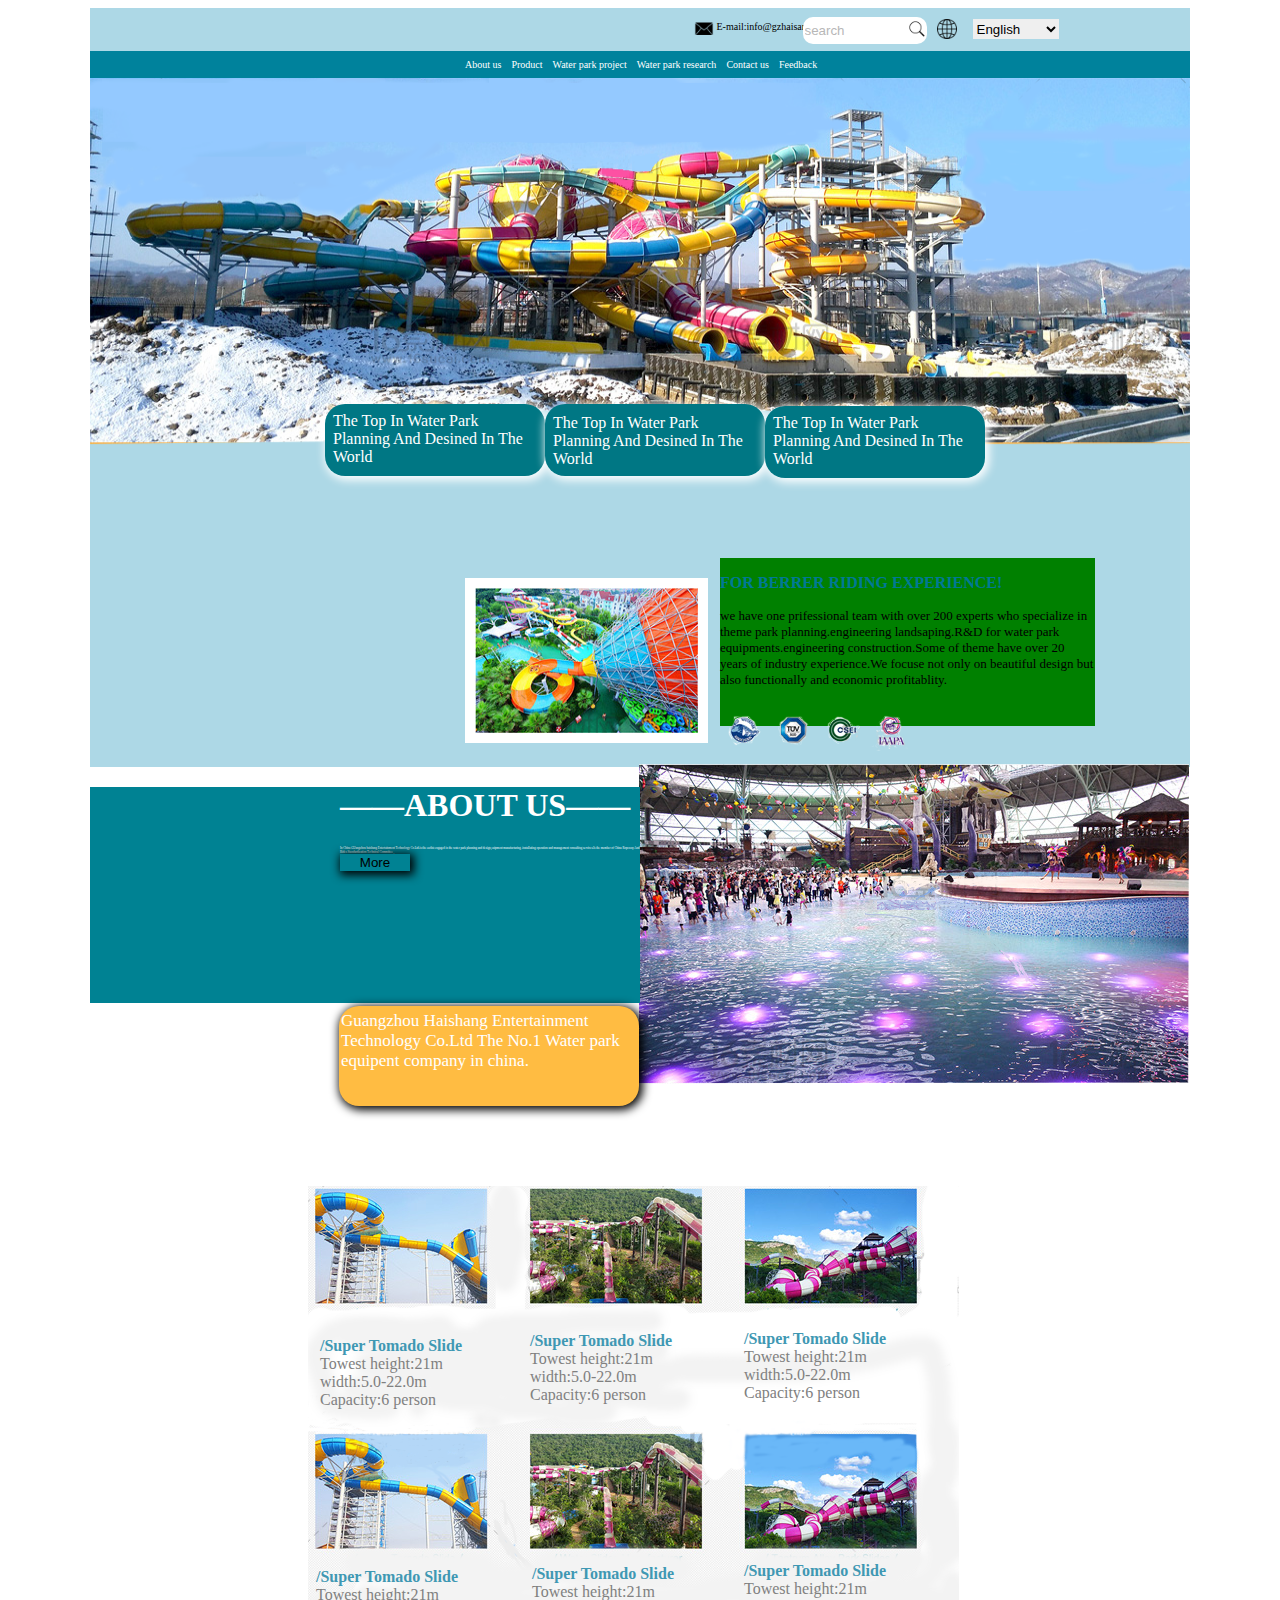
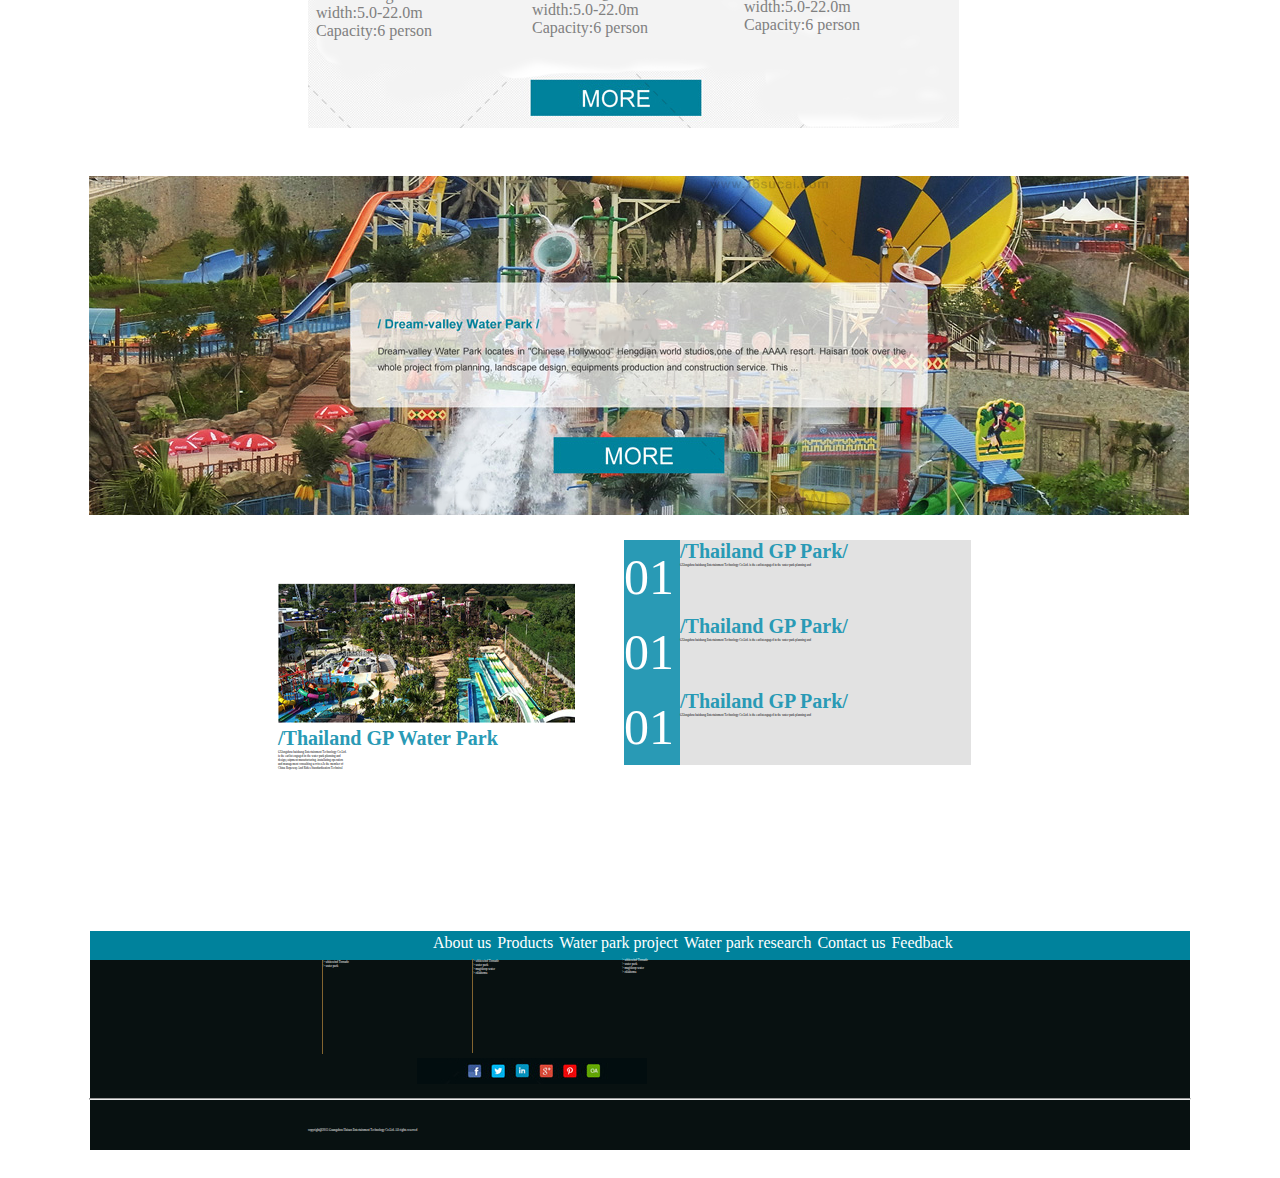
<file: 作业1/匡俊嘉/index.html>
<!DOCTYPE html>
<html>
	<head>
		<meta charset="utf-8" />
		<link rel="stylesheet" href="css/homework1.css" />
		
	
<title>树莓第一次作业</title>
	</head>
	<body>
		<div  class="position_body">
		<img src="img/email.png"class="size_1"><span class="font_size1 size_1">&nbsp;</span>
		<span class="font_size1 size_1">E-mail:info@gzhaisan.com</span>
		<span class="font_size1 size_1">&nbsp;&nbsp;&nbsp;&nbsp;</span>
		<input type="text" class="size_2" value="search" />
		<a href="http://www.baidu.com.cn"class="size_3"><img src="img/search.png"class="search"/></a>
		<img src="img/地球.png"class="size_4"/>
		<select class="size_5">
			<option>English</option>
			<option>简体中文</option>
			<option>Japannese</option>
		</select>
		
		<div class="daohang1">
			<ul class="daohang2">
				
				<li><a href="http://www.baidu.com">About us</a>
				<ul>
					<li><a href="http://www.sina.com">联系电话</a></li>
					<li><a href="http://www.sina.com">管理人员</a></li>Product
				</ul>
				</li>
				
				<li><a href="www.baidu..com">Product</a>
				<ul>
					<li><a href="http://www.sina.com">Water</a></li>
					<li><a href="http://www.sina.com">drinking</a></li>
				</ul>
				</li>
				
				<li><a href="www.baidu..com">Water park project</a>
				<ul>
					<li><a href="http://www.sina.com">大风车</a></li>
					<li><a href="http://www.sina.com">大喇叭</a></li>
				</ul>
				</li>
				
				<li><a href="www.baidu..com">Water park research</a>
				<ul>
					<li><a href="http://www.sina.com">大瀑布</a></li>
					<li><a href="http://www.sina.com">天外飞仙</a></li>
				</ul
				</li>
				
				<li><a href="www.baidu..com">Contact us</a>
				<ul>
					<li><a href="http://www.sina.com">Email</a></li>
					<li><a href="http://www.sina.com">phone number</a></li>
				</ul>
				</li>
				
				<li><a href="www.baidu..com">Feedback</a>
				<ul>
					<li><a href="http://www.sina.com">天龙八部</a></li>
					<li><a href="http://www.sina.com">亢龙有悔</a></li>
				</ul>
				</li>
				
			</ul>
			</div>
			<img src="img/body.png" alt="导航"class="pic_lunbo" />
			<div id="shuoming1">The Top In Water Park Planning And Desined In The World</div>
			<div id="shuoming2"><p class="pic_lunbo1">The Top In Water Park Planning And Desined In The World</p></div>
			<div id="shuoming3">The Top In Water Park Planning And Desined In The World</div>
			
			<img src="img/16sucai_201609141011.png"class="pic1"/>
			<div class="pic2">
				<p class="ti1">FOR BERRER RIDING EXPERIENCE!</p>
				<p class="ti2">we have one prifessional team with over 200 experts who specialize
					in theme park  planning.engineering landsaping.R&D for water park equipments.engineering
					construction.Some of theme have over 20 years of industry experience.We focuse not only 
					on beautiful design but also functionally and economic profitablity.
				</p>
				
			<img src="img/ps1.png"class="pic3"/>	
			<img src="img/ps2.png"class="pic4"/>
			<div class="pic5">
				<h1>——ABOUT US——</h1>
				<p>In China GUangzhou haishang Entertainment Technology Co.Ltd.is  the earlist
				engaged in the water park planning and design,euipment manufacturing .installating
				operation and management consulting services.Is the member of China Ropeway And
				Rides Standardization Technical Committee ,<GB/T18168-2008 General...
				</p>
				<br>
			<input type="button" id="btn1" value="More" />
			</div>
			
			
			<div class="pic6">
				<p>Guangzhou Haishang Entertainment Technology Co.Ltd The No.1 Water park equipent
				company in china.
				</p>
				
			</div>
			<div class="d1">
			<img src="img/ps3.png"class="d2"/>
			</div>
			<div class="d3">
				<h1 class="no_h1">/Super Tomado Slide</h1>
				<p class="no_p">Towest height:21m</p>	
				<p class="no_p">width:5.0-22.0m</p>
				<p class="no_p">Capacity:6 person</p>
			</div>	
				
			<div class="d4">
				<h1 class="no_h1">/Super Tomado Slide</h1>
				<p class="no_p">Towest height:21m</p>	
				<p class="no_p">width:5.0-22.0m</p>
				<p class="no_p">Capacity:6 person</p>
			</div>	
				
			<div class="d5">
				<h1 class="no_h1">/Super Tomado Slide</h1>
				<p class="no_p">Towest height:21m</p>	
				<p class="no_p">width:5.0-22.0m</p>
				<p class="no_p">Capacity:6 person</p>
			</div>	
				
				<div class="d6">
				<h1 class="no_h1">/Super Tomado Slide</h1>
				<p class="no_p">Towest height:21m</p>	
				<p class="no_p">width:5.0-22.0m</p>
				<p class="no_p">Capacity:6 person</p>
			</div>	
				
				<div class="d7">
				<h1 class="no_h1">/Super Tomado Slide</h1>
				<p class="no_p">Towest height:21m</p>	
				<p class="no_p">width:5.0-22.0m</p>
				<p class="no_p">Capacity:6 person</p>
			</div>	
				
				<div class="d8">
				<h1 class="no_h1">/Super Tomado Slide</h1>
				<p class="no_p">Towest height:21m</p>	
				<p class="no_p">width:5.0-22.0m</p>
				<p class="no_p">Capacity:6 person</p>
			</div>	
			
			<div id="ps4">
				<img src="img/ps4.png"/>
			</div>
			<div id="ps5">							
			<img src="img/ps5.png"/>
			<h1>/Thailand GP Water Park</h1>
			<p> GUangzhou haishang Entertainment Technology Co.Ltd.<br>is  the earlist
				engaged in the water park planning and<br> design,euipment manufacturing .installating
				operation<br> and management consulting services.Is the member of<br> China Ropeway And
				Rides Standardization Technical  </p>
				<div class="okc1">
					<div class="zero_1">01</div>
					<div class="thailand">
						<h1>/Thailand GP Park/</h1>
						<p style="font-family:'微软雅黑'">GUangzhou haishang Entertainment Technology Co.Ltd.
					is  the earlistengaged in the water park planning and </p>
					</div>
					<div class="zero_1">01</div>
					<div class="thailand">
						<h1>/Thailand GP Park/</h1>
						<p style="font-family:'微软雅黑'">GUangzhou haishang Entertainment Technology Co.Ltd.
					is  the earlistengaged in the water park planning and </p>
					</div>
					<div class="zero_1">01</div>
					<div class="thailand">
						<h1>/Thailand GP Park/</h1>
						<p style="font-family:'微软雅黑'">GUangzhou haishang Entertainment Technology Co.Ltd.
					is  the earlistengaged in the water park planning and </p>
					</div>
					<div class="yewei">
			<ul class="foot">								
				<li>About us</li>
				<li>Products</li>
				<li>Water park project</li>
				<li>Water park research</li>
				<li>Contact us</li>
				<li>Feedback</li>
			</ul>
			</div>					
					
				</div>
			<div class="last1">
				<div class="last2">
					<div class="last3">
						<p> > whitewind Tornado</p>
						<p> > water park</p>
					
					</div>
					
					<div class="last4">
						<p> > whitewind Tornado</p>
						<p> > water park</p>
						<p> > magitloop water</p>
						<p> > oklahoma</p>
					</div>
					
					<div class="last5">
						<p> > whitewind Tornado</p>
						<p> > water park</p>
						<p> > magitloop water</p>
						<p> > oklahoma</p>
					</div>
					<img src="img/ps6.png"/class="last6">	
				</div>
			</div>					
				<hr class="last7"/>
				<p style="text-alignalign:center;color:white;position:relative;bottom:50px;left:30px;">
			copyright@2015 Guangzhou Haisan Entertainment Technology Co.Lid. All
				 rights reserved</p>
			</div>	
			
		</div>
	</body>
</html>
</file>
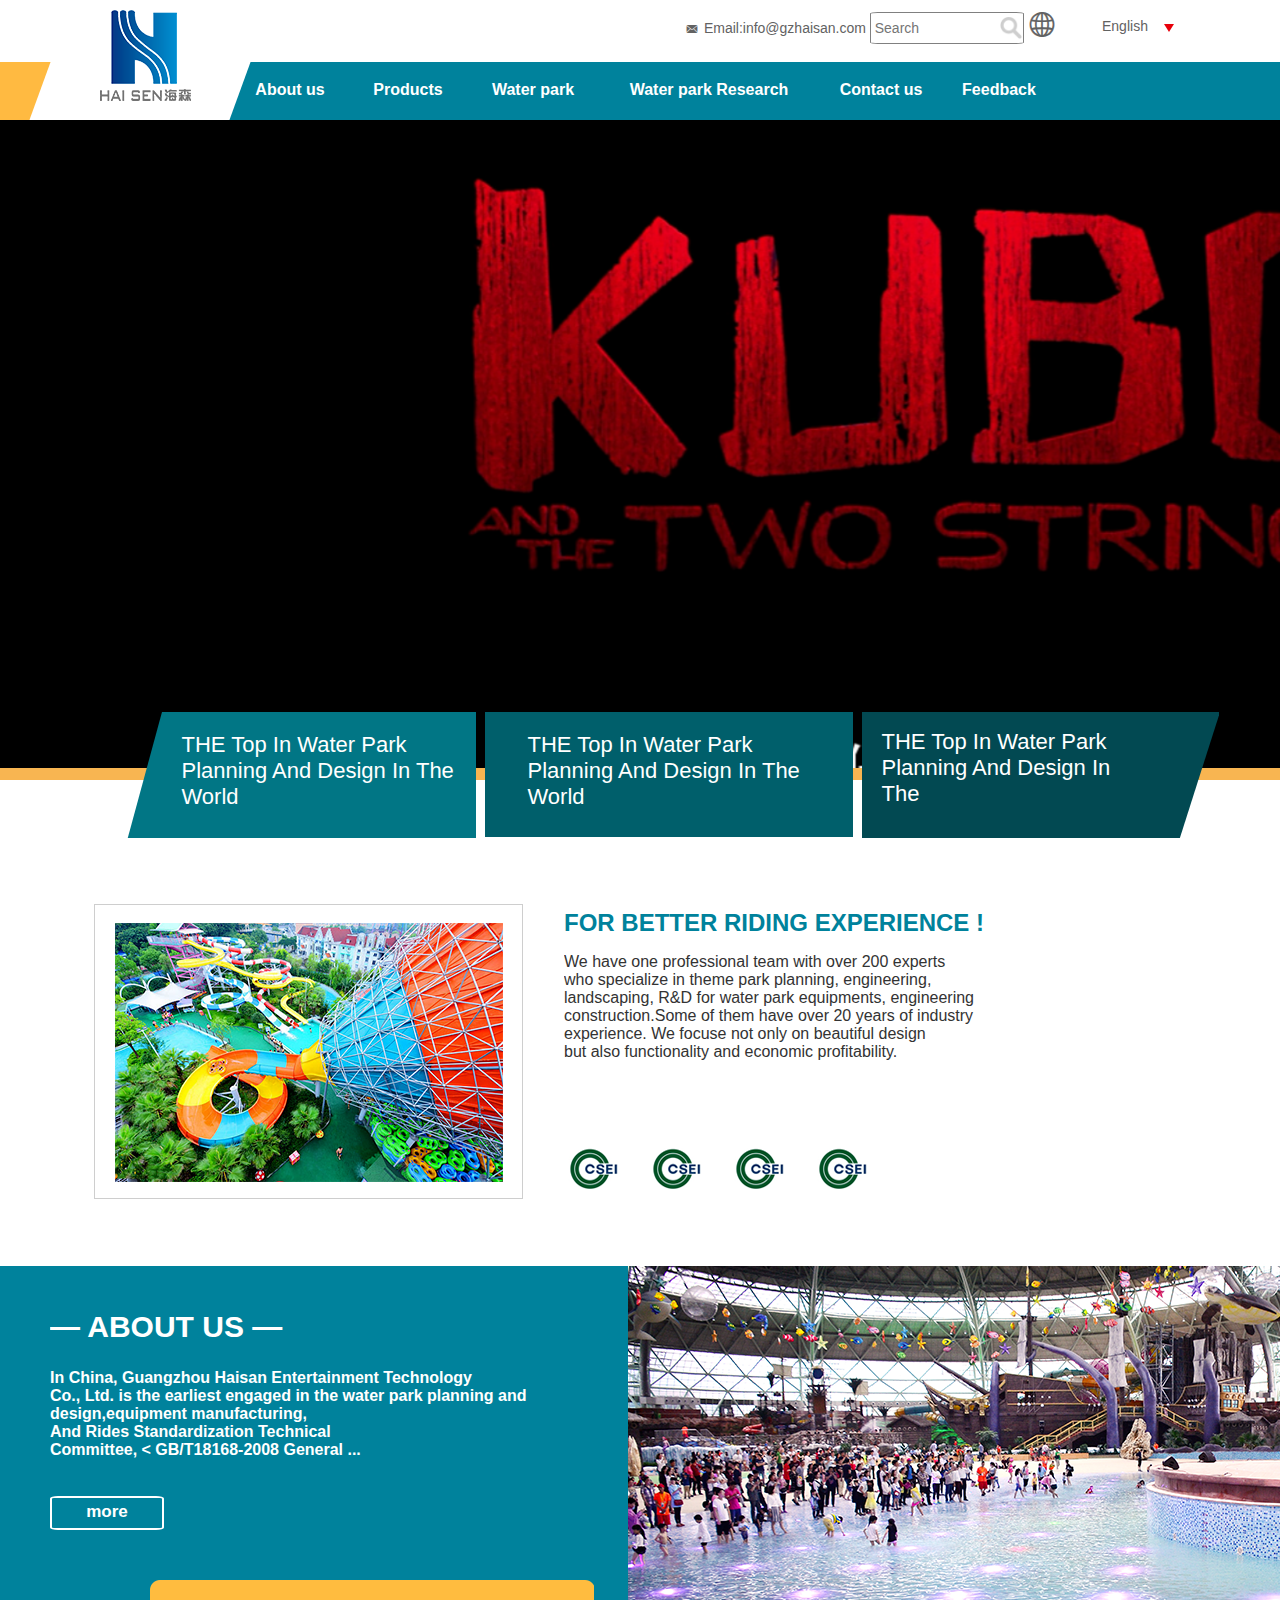
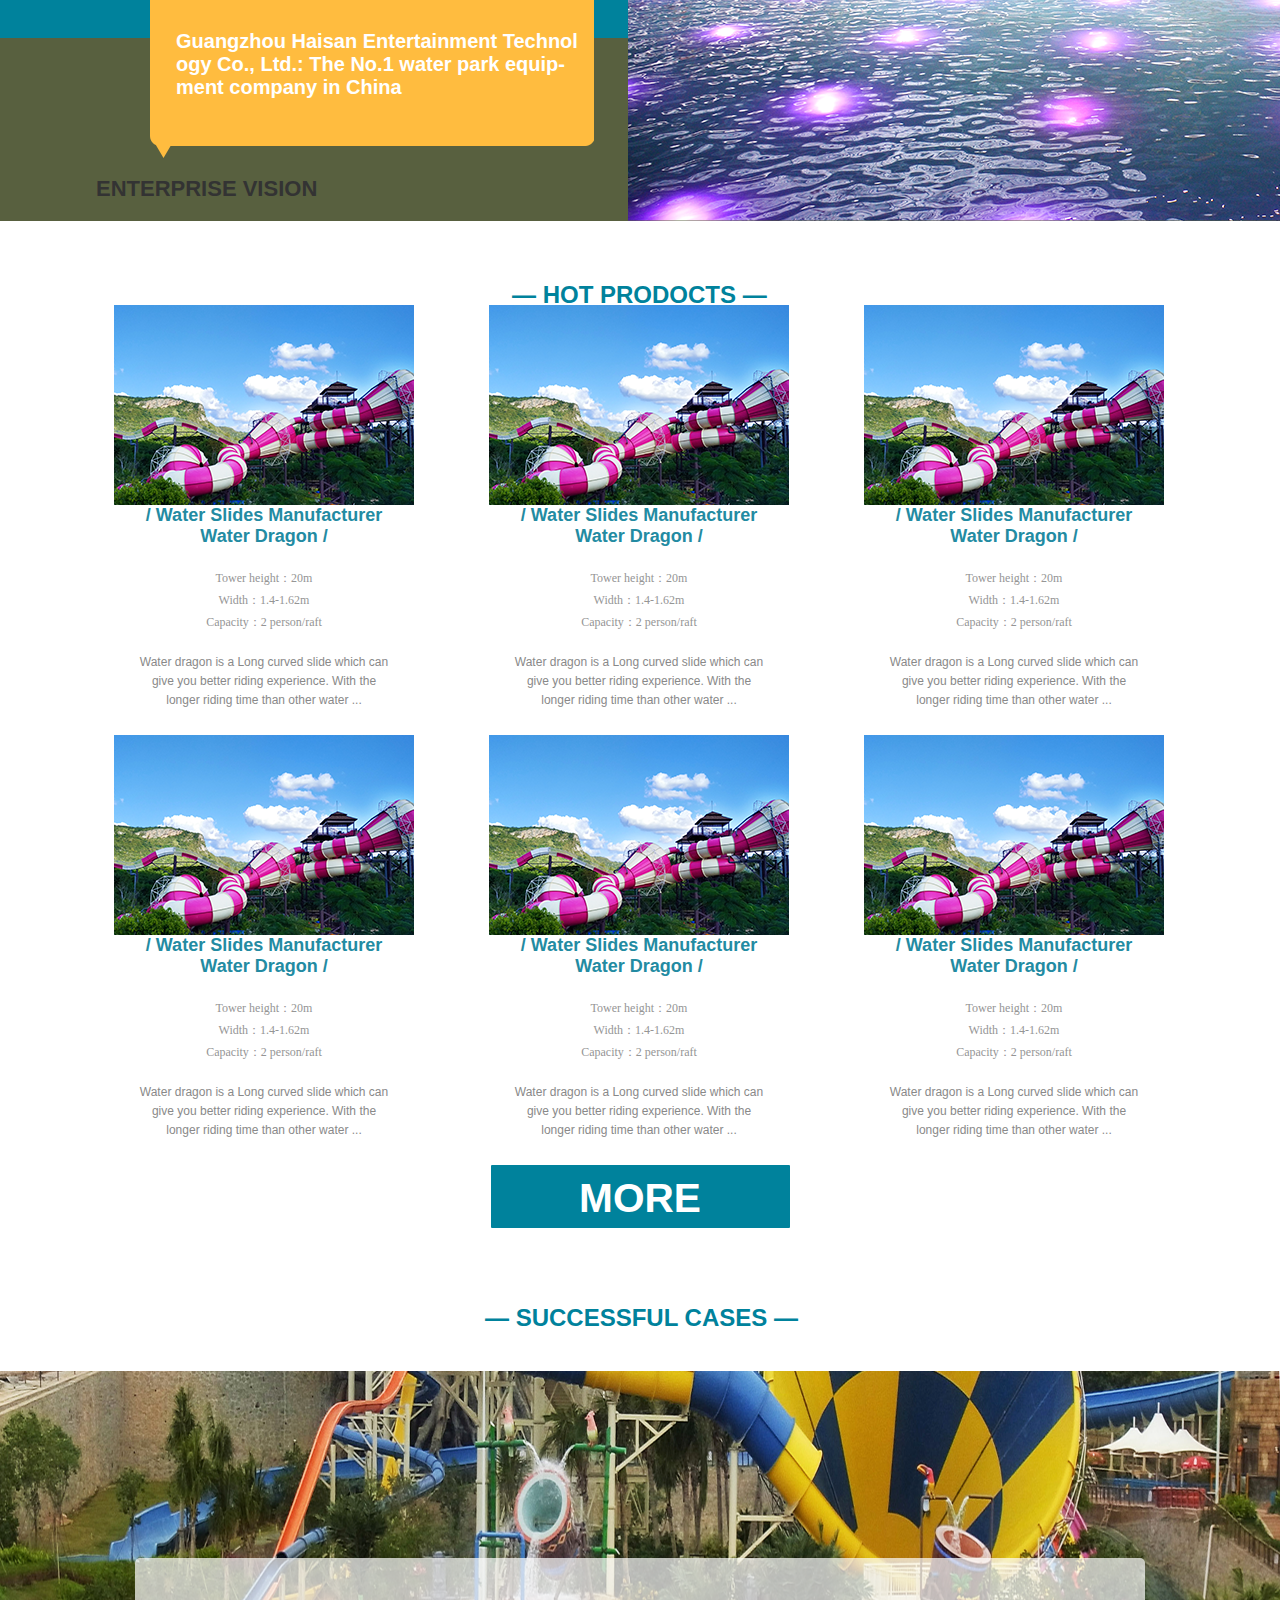
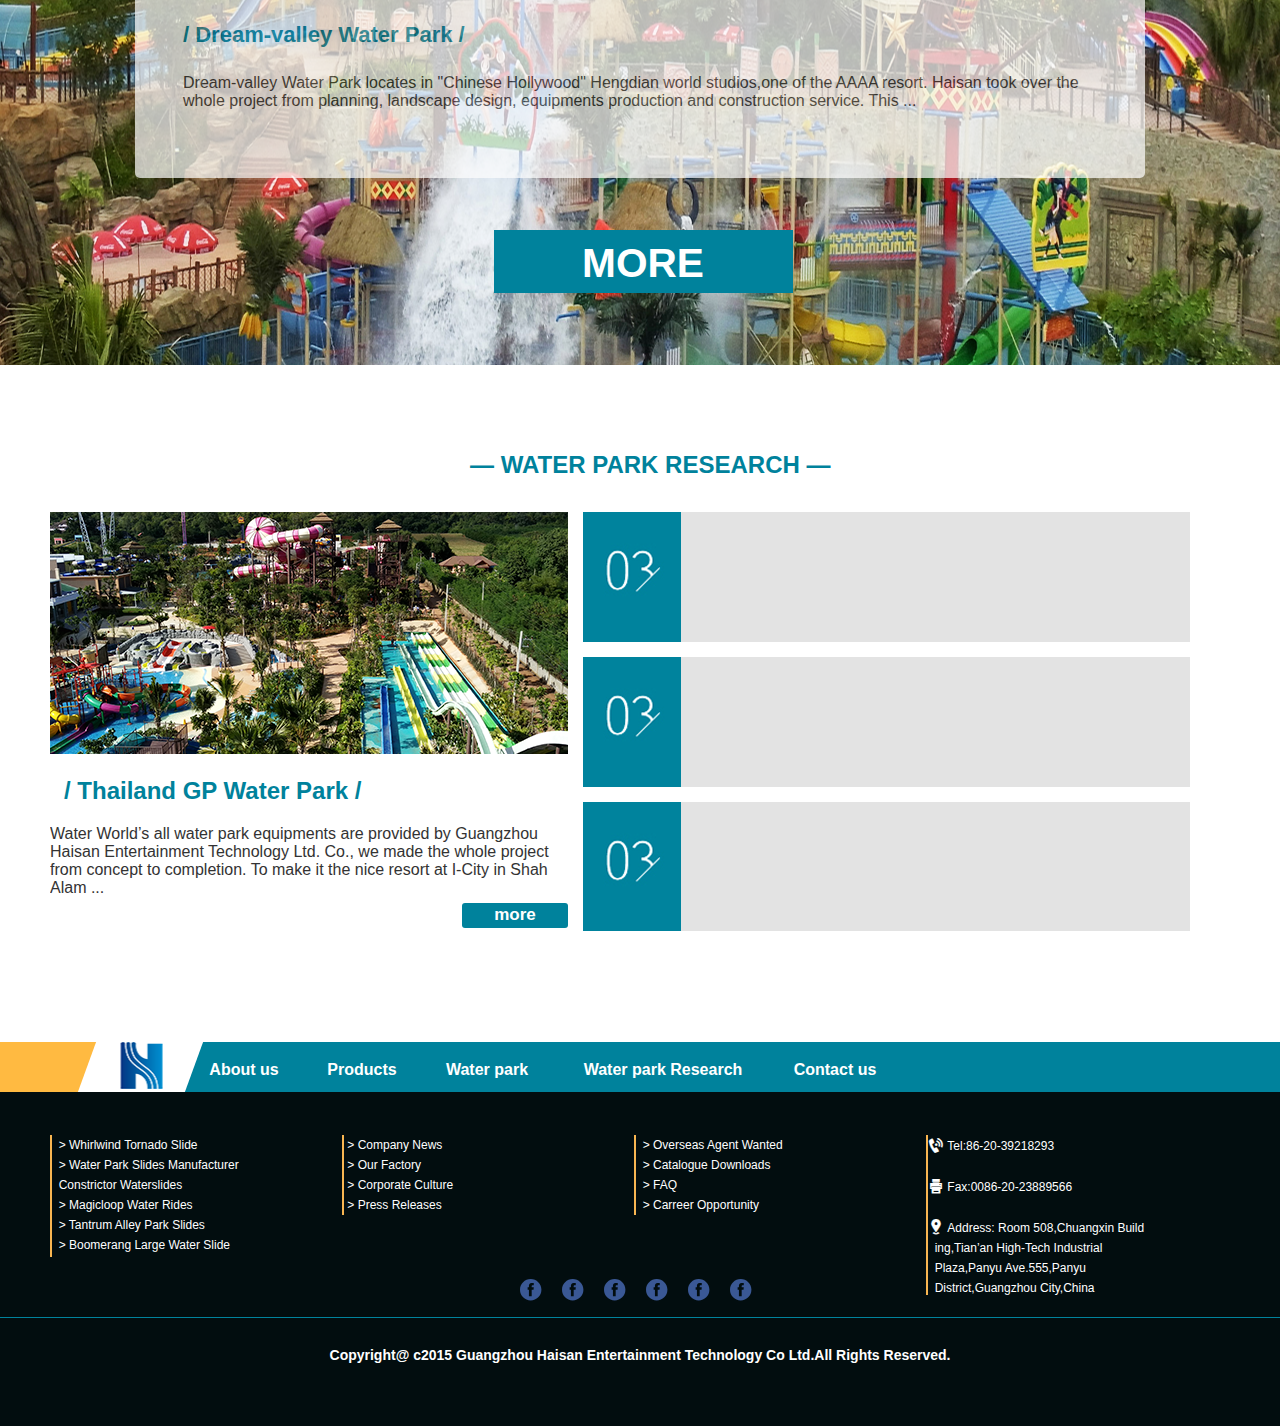
<file: 作业1/黄卿怡/CutWork1.html>
<!DOCTYPE html>
<html lang="en">
<head>
	<meta http-equiv=Content-Type content="text/html;charset=utf-8">
	<meta http-equiv="X-UA-Compatible" content="IE=edge,chrome=1">
	<meta http-equiv="cache-control" content="no-cache">
	<meta http-equiv="pragma" content="no-cache">
	<meta name="renderer" content="webkit">
	<meta content="width=device-width,initial-scale=1.0,maximum-scale=1, user-scalable=no" name="viewport">
	<link rel="stylesheet" type="text/css" href="css/CutWork.css">
	<link rel="stylesheet" type="text/css" href="css/Reset.css">
	<link rel="stylesheet" type="text/css" href="css/iconfont/iconfont.css">
	<link rel="stylesheet" type="text/css" href="css/media.css">
	<script src="js/Work.js"></script>
	<script src="css/iconfont/iconfont.js"></script>
	<title>CutWork</title>
</head>
<body>
	<div class="public-header">

		<div class="public-container clearfloat">
				<div class="header-email ">
					<i class="iconfont icon-email lis"></i>
					Email:info@gzhaisan.com
					<input class="header-search lis" placeholder=' Search '">
					<i class="iconfont lis" style="font-size: 28px">&#xe601;</i>
					<ul class="changelag lis">
						<li id="lag-english">English</li>
						<li id="lag-chinese">Chinese</li>
						<li id="lag-spanish">Spanish</li>
					</ul>
					<img id="select" src="picture/selector.png" alt="select">
				</div>
				<div class="header-logo"><a href="##"></a></div>
					<div id="header-whitebar"></div>
					<div class="header-yellow-bar"></div>
					<ul class="header-Nav clearfloat">
						<li class="item item1"><a class="item-Nav" href="##">About us</a></li>
						<li class="item item2"><a class="item-Nav" href="##">Products</a></li>
						<li class="item item3"><a class="item-Nav" href="##">Water park project</a></li>
						<li class="item item4"><a class="item-Nav" href="##">Water park Research</a></li>
						<li class="item item5"><a class="item-Nav" href="##">Contact us</a></li>
						<li class="item item6"><a class="item-Nav" href="##">Feedback</a></li>
					</ul>
				</div>
				<div class="header-bar">
				</div>
				
	</div>

	<div class="index-banner">
			<div class="index-banner-bg">
					<div id="index-ban" style="left: -1910px;">
		   		 		<img  src="picture/banner.jpg" alt="banner">
		   		 		<img  src="picture/酒保.png" alt="">
		   		 		<img  src="picture/海南三亚梦幻水上乐园.png" alt="">
		   		 		<img  src="picture/banner.jpg" alt="">
		   		 		<img  src="picture/海南三亚梦幻水上乐园.png" alt="">
		   		 	</div>
			</div>
			<div class="index-banner-Button clearfloat">
				<span index="1" id="" class="banner-button btn1 on" type="button">
				<p class="text-button1">THE Top In Water Park <br>
					Planning And Design In The <br>
					World</p>
				</span>
				<span index="2" id="" class="banner-button btn2" type="button">
				<p class="text-button2">THE Top In Water Park <br>
					Planning And Design In The <br>
					World</p>
				</span>
				<span index="3" id="" class="banner-button btn3" type="button">
				<p class="text-button3">THE Top In Water Park <br>
				Planning And Design In The <br>
				</p>
				</span>
			</div>
			<!--可添加按钮左右滑动-->
			<div id="prev" class="public-container" ></div>
    		<div id="next" class="public-container"></div>
	</div>

	<div class="index-experience public-container">
			<div class="index-experience-picture">
					<img id="exp_pic" src="picture/杭州浪浪浪水公园大喇叭.png" alt="">
			</div>
			<div class="index-expe-textarea">
				<h4 class="index-experience-text1">FOR BETTER RIDING EXPERIENCE !</h4>
				<p class="index-experience-text2">We have one professional team with over 200 experts<br> who specialize in theme park planning, engineering, <br>landscaping, R&D for water park equipments, engineering<br>construction.Some of them have over 20 years of industry<br> experience. We focuse not only on beautiful design <br>but also functionality and economic profitability.</p>
				<div class="index-experience-logo">
					<div class="ex-logo"><img src="picture/csei.png" alt="csei"></div>
					<div class="ex-logo"><img src="picture/csei.png" alt="csei"></div>
					<div class="ex-logo"><img src="picture/csei.png" alt="csei"></div>
					<div class="ex-logo"><img src="picture/csei.png" alt="csei"></div>
				</div>
			</div>
	</div>

	<div class="index-aboutUs-part">
		<div class="aboutUs-blue">
			<div class="index-aboutUs public-container">
				<div class="aboutus-txt">
					<h3 class="aboutus-text1"><strong>— ABOUT US —</strong></h3>
					<p class="aboutus-text2"><strong>In China, Guangzhou Haisan Entertainment Technology <br>Co., Ltd. is the earliest engaged in the water park planning and design,equipment manufacturing,<br>And Rides Standardization Technical <br>Committee, < GB/T18168-2008 General ...</strong></p>
					<div class="aboutus-more">
						<p class="aboutus-more-text">more</p>
					</div>
				</div>
				<div class="aboutUs-yellow">
					<div class="aboutUs-yellow-speaker">		
							<h4>Guangzhou Haisan Entertainment Technol<br>ogy Co., Ltd.: The No.1 water park equip-<br>ment company in China</h4>	
					</div>
				</div>
				<div class="aboutUs-demo">
					<img class="demo" src="picture/浙江绍兴东方山水项目海浪池.png" alt="">
				</div>
			</div>
		</div>	
		<div class="aboutus-vision public-container">
			<h3>ENTERPRISE VISION</h3>
		</div>		
	</div>

	<div class="index-products public-container">
	    	<div class="index-products-tittle"><h3>— HOT PRODOCTS —</h3></div>
			<div class="index-products-img clearfloat">
					<div class="index-product prd1">
						<div class="product-inner-img">
							<img src="picture/alley.png" alt="alley">
						</div>
						<h4 class="product-inner-tittle">/ Water Slides Manufacturer<br> 
							Water Dragon /</h4>
						<div class="index-inform-part1">
							<span>Tower height：20m<br>
								Width：1.4-1.62m<br>
								Capacity：2 person/raft<br>
							</span>
						</div>
						<div class="index-inform-part2">
							<p>Water dragon is a Long curved slide which can<br> give you better riding experience. With the<br>longer riding time than other water ...</p>
						</div>
					</div>
					<div class="index-product prd2">
						<div class="product-inner-img">
							<img src="picture/alley.png" alt="alley">
						</div>
						<h4 class="product-inner-tittle">/ Water Slides Manufacturer<br> 
							Water Dragon /</h4>
						<div class="index-inform-part1">
							<span>Tower height：20m<br>
								Width：1.4-1.62m<br>
								Capacity：2 person/raft<br>
							</span>
						</div>
						<div class="index-inform-part2">
							<p>Water dragon is a Long curved slide which can<br> give you better riding experience. With the<br>longer riding time than other water ...</p>
						</div>
					</div>
					<div class="index-product prd3">
							<div class="product-inner-img">
							<img src="picture/alley.png" alt="alley">
						</div>
						<h4 class="product-inner-tittle">/ Water Slides Manufacturer<br> 
							Water Dragon /</h4>
						<div class="index-inform-part1">
							<span>Tower height：20m<br>
								Width：1.4-1.62m<br>
								Capacity：2 person/raft<br>
							</span>
						</div>
						<div class="index-inform-part2">
							<p>Water dragon is a Long curved slide which can<br> give you better riding experience. With the<br>longer riding time than other water ...</p>
						</div>
					</div>
					<div class="index-product prd4">
							<div class="product-inner-img">
							<img src="picture/alley.png" alt="alley">
						</div>
						<h4 class="product-inner-tittle">/ Water Slides Manufacturer<br> 
							Water Dragon /</h4>
						<div class="index-inform-part1">
							<span>Tower height：20m<br>
								Width：1.4-1.62m<br>
								Capacity：2 person/raft<br>
							</span>
						</div>
						<div class="index-inform-part2">
							<p>Water dragon is a Long curved slide which can<br> give you better riding experience. With the<br>longer riding time than other water ...</p>
						</div>
					</div>
					<div class="index-product prd5">
							<div class="product-inner-img">
							<img src="picture/alley.png" alt="alley">
						</div>
						<h4 class="product-inner-tittle">/ Water Slides Manufacturer<br> 
							Water Dragon /</h4>
						<div class="index-inform-part1">
							<span>Tower height：20m<br>
								Width：1.4-1.62m<br>
								Capacity：2 person/raft<br>
							</span>
						</div>
						<div class="index-inform-part2">
							<p>Water dragon is a Long curved slide which can<br> give you better riding experience. With the<br>longer riding time than other water ...</p>
						</div>
					</div>
					<div class="index-product prd6">
							<div class="product-inner-img">
							<img src="picture/alley.png" alt="alley">
						</div>
						<h4 class="product-inner-tittle">/ Water Slides Manufacturer<br> 
							Water Dragon /</h4>
						<div class="index-inform-part1">
							<span>Tower height：20m<br>
								Width：1.4-1.62m<br>
								Capacity：2 person/raft<br>
							</span>
						</div>
						<div class="index-inform-part2">
							<p>Water dragon is a Long curved slide which can<br> give you better riding experience. With the<br>longer riding time than other water ...</p>
						</div>
					</div>
			</div>
			<div class="index-products-more">
				<h3>MORE</h3>
			</div>
			<div class="index-cases-tittle">
				<h3>— SUCCESSFUL CASES —</h3>
			</div>
	</div>

	<div class="index-cases">
		<div class="index-cases-img">
			<img src="picture/海南三亚梦幻水上乐园.png" alt="hainan">
		</div>
		<div class="index-cases-radiusWords public-container">
			<div class="index-cases-radius-tittle">/ Dream-valley Water Park /</div>
			<div class="index-cases-radius-text">Dream-valley Water Park locates in "Chinese Hollywood" Hengdian world studios,one of the AAAA resort. Haisan took over the<br>whole project from planning, landscape design, equipments production and construction service. This ...</div>
		</div>
		<div class="index-cases-linkmore">
				<div class="index-cases-more">
					<h3>MORE</h3>
				</div>
		</div>
	</div>

	<div class="index-reserch public-container">

		<div class="index-reserch-tittle"><h3>— WATER PARK RESEARCH —</h3></div>
		<div class="index-reserch-news">
			<div class="index-reserch-img">
				<img src="picture/泰国GP.png" alt="">
			</div>
			<div class="index-reserch-list">
				<div class="index-reserch-newslist new1"><a href=""></a></div>
				<div class="index-reserch-newslist"><a href=""></a></div>
				<div class="index-reserch-newslist"><a href=""></a></div>
			</div>
			<div class="index-reserch-introduction">
				<h3>/ Thailand GP Water Park /</h3>
				<p>Water World’s all water park equipments are provided by Guangzhou<br>Haisan Entertainment Technology Ltd. Co., we made the whole project <br>from concept to completion. To make it the nice resort at I-City in Shah<br> Alam ...</p>
				<div class="index-reserch-more"><h4>more</h4></div>
			</div>
			
		</div>
	</div>

	<div class="index-footer-Nav">
			
			<div class="footer-Nav public-container">
				<div class="yellow-bar"></div>
				
				<div class="white-logo-bg"><div class="footer-logo"><a href="##"></a></div></div>
					<ul class="footer-Nav-list clearfloat">
						<li class="f-item f-item1"><a class="f-item-Nav" href="##">About us</a></li>
						<li class="f-item f-item2"><a class="f-item-Nav" href="##">Products</a></li>
						<li class="f-item f-item3"><a class="f-item-Nav" href="##">Water park project</a></li>
						<li class="f-item f-item4"><a class="f-item-Nav" href="##">Water park Research</a></li>
						<li class="f-item f-item5"><a class="f-item-Nav" href="##">Contact us</a></li>
						<li class="f-item f-item6"><a class="f-item-Nav" href="##">Feedback</a></li>
					</ul>
				</div>
			</div>
	</div>

	<div class="public-footer clearfloat">
			<div class="public-container">
				<div class="footer-col col1">
				<p>&nbsp > Whirlwind Tornado Slide<br>
				&nbsp > Water Park Slides Manufacturer  <br> &nbsp Constrictor Waterslides<br>&nbsp > Magicloop Water Rides<br>&nbsp > Tantrum Alley Park Slides<br>&nbsp > Boomerang Large Water Slide</p>
				</div>
				<div class="footer-col col2">
				<p>&nbsp> Company News<br>&nbsp> Our Factory<br>&nbsp> Corporate Culture<br>
				&nbsp> Press Releases</p>
				</div>
				<div class="footer-col col2">
				<p>&nbsp > Overseas Agent Wanted
				<br>&nbsp > Catalogue Downloads<br>&nbsp > FAQ<br>&nbsp > Carreer Opportunity</p>
				</div>
				<div class="footer-col col3">
				<p><i class="iconfont icon-phone"></i>  Tel:86-20-39218293<br><br>
				<i class="iconfont icon-chuanzhen"></i>  Fax:0086-20-23889566<br><br>
				<i class="iconfont icon-dibiao"></i>  Address: Room 508,Chuangxin Build<br>
				 &nbsp ing,Tian’an High-Tech Industrial <br>
				 &nbsp Plaza,Panyu Ave.555,Panyu <br>
				 &nbsp District,Guangzhou City,China</p>
				</div>
				<ul class="footer-facebook clearfloat">
						<li class="facebook"><svg class="icon" aria-hidden="true">
  							<use xlink:href="#icon-facebook"></use>
							</svg>
						</li>
						<li class="facebook"><svg class="icon" aria-hidden="true">
  							<use xlink:href="#icon-facebook"></use>
							</svg>
						</li>
						<li class="facebook"><svg class="icon" aria-hidden="true">
  							<use xlink:href="#icon-facebook"></use>
							</svg>
						</li>
						<li class="facebook"><svg class="icon" aria-hidden="true">
  							<use xlink:href="#icon-facebook"></use>
							</svg>
						</li>
						<li class="facebook"><svg class="icon" aria-hidden="true">
  							<use xlink:href="#icon-facebook"></use>
							</svg>
						</li>
						<li class="facebook"><svg class="icon" aria-hidden="true">
  							<use xlink:href="#icon-facebook"></use>
							</svg>
						</li>		
				</ul>
				<h5 class="Copyright">Copyright@ c2015 Guangzhou Haisan Entertainment Technology Co Ltd.All Rights Reserved.</h5>
			</div>
			<hr class="footer-hr">	
	</div>

</body>
</html>
</file>
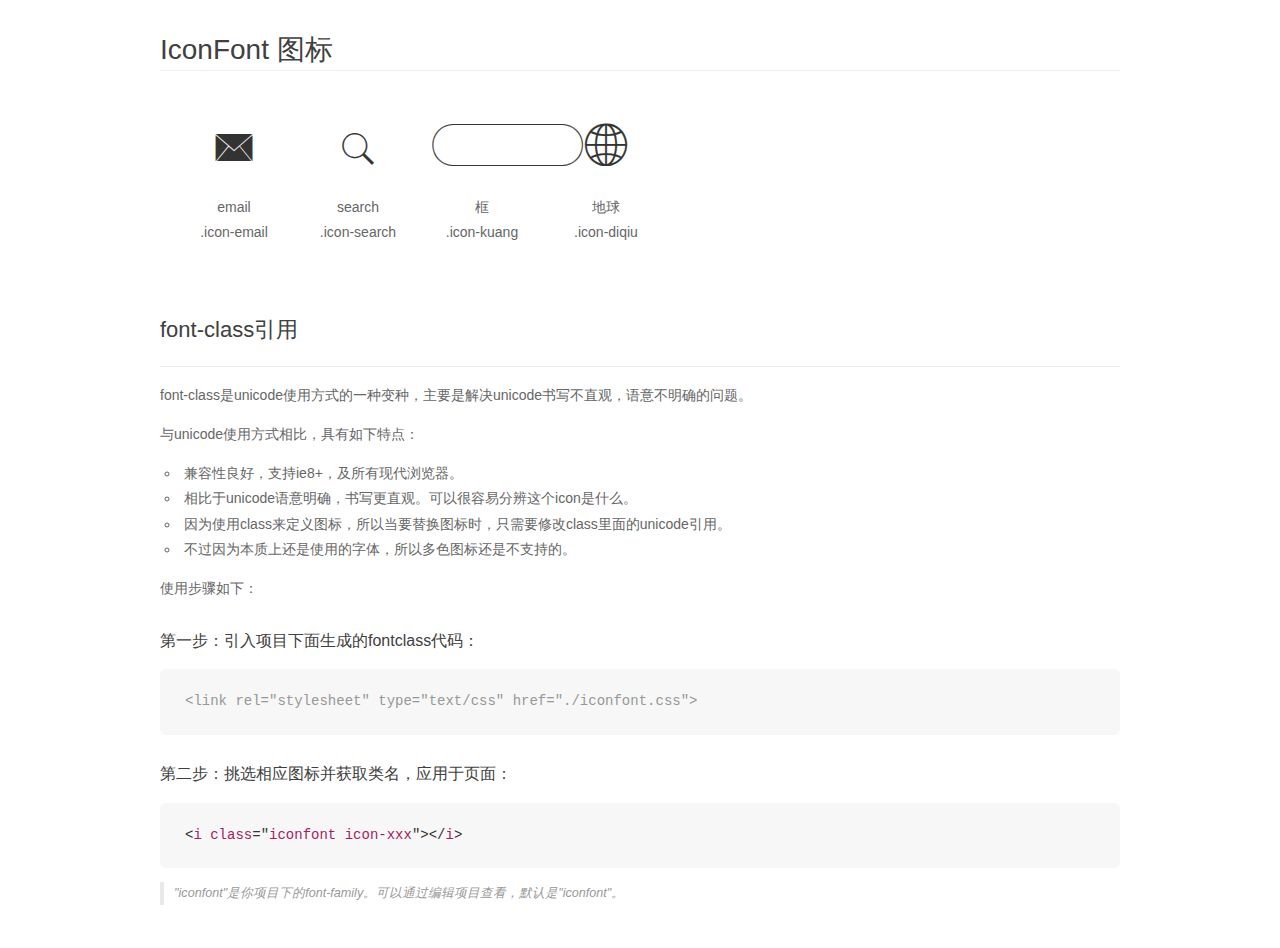
<file: 作业1/匡俊嘉/iconfont/font_93xikayfgjr4fgvi/demo_fontclass.html>
<!DOCTYPE html>
<html>
<head>
    <meta charset="utf-8"/>
    <title>IconFont</title>
    <link rel="stylesheet" href="demo.css">
    <link rel="stylesheet" href="iconfont.css">
</head>
<body>
    <div class="main markdown">
        <h1>IconFont 图标</h1>
        <ul class="icon_lists clear">
            
                <li>
                <i class="icon iconfont icon-email"></i>
                    <div class="name">email</div>
                    <div class="fontclass">.icon-email</div>
                </li>
            
                <li>
                <i class="icon iconfont icon-search"></i>
                    <div class="name">search</div>
                    <div class="fontclass">.icon-search</div>
                </li>
            
                <li>
                <i class="icon iconfont icon-kuang"></i>
                    <div class="name">框</div>
                    <div class="fontclass">.icon-kuang</div>
                </li>
            
                <li>
                <i class="icon iconfont icon-diqiu"></i>
                    <div class="name">地球</div>
                    <div class="fontclass">.icon-diqiu</div>
                </li>
            
        </ul>

        <h2 id="font-class-">font-class引用</h2>
        <hr>

        <p>font-class是unicode使用方式的一种变种，主要是解决unicode书写不直观，语意不明确的问题。</p>
        <p>与unicode使用方式相比，具有如下特点：</p>
        <ul>
        <li>兼容性良好，支持ie8+，及所有现代浏览器。</li>
        <li>相比于unicode语意明确，书写更直观。可以很容易分辨这个icon是什么。</li>
        <li>因为使用class来定义图标，所以当要替换图标时，只需要修改class里面的unicode引用。</li>
        <li>不过因为本质上还是使用的字体，所以多色图标还是不支持的。</li>
        </ul>
        <p>使用步骤如下：</p>
        <h3 id="-fontclass-">第一步：引入项目下面生成的fontclass代码：</h3>


        <pre><code class="lang-js hljs javascript"><span class="hljs-comment">&lt;link rel="stylesheet" type="text/css" href="./iconfont.css"&gt;</span></code></pre>
        <h3 id="-">第二步：挑选相应图标并获取类名，应用于页面：</h3>
        <pre><code class="lang-css hljs">&lt;<span class="hljs-selector-tag">i</span> <span class="hljs-selector-tag">class</span>="<span class="hljs-selector-tag">iconfont</span> <span class="hljs-selector-tag">icon-xxx</span>"&gt;&lt;/<span class="hljs-selector-tag">i</span>&gt;</code></pre>
        <blockquote>
        <p>"iconfont"是你项目下的font-family。可以通过编辑项目查看，默认是"iconfont"。</p>
        </blockquote>
    </div>
</body>
</html>
</file>
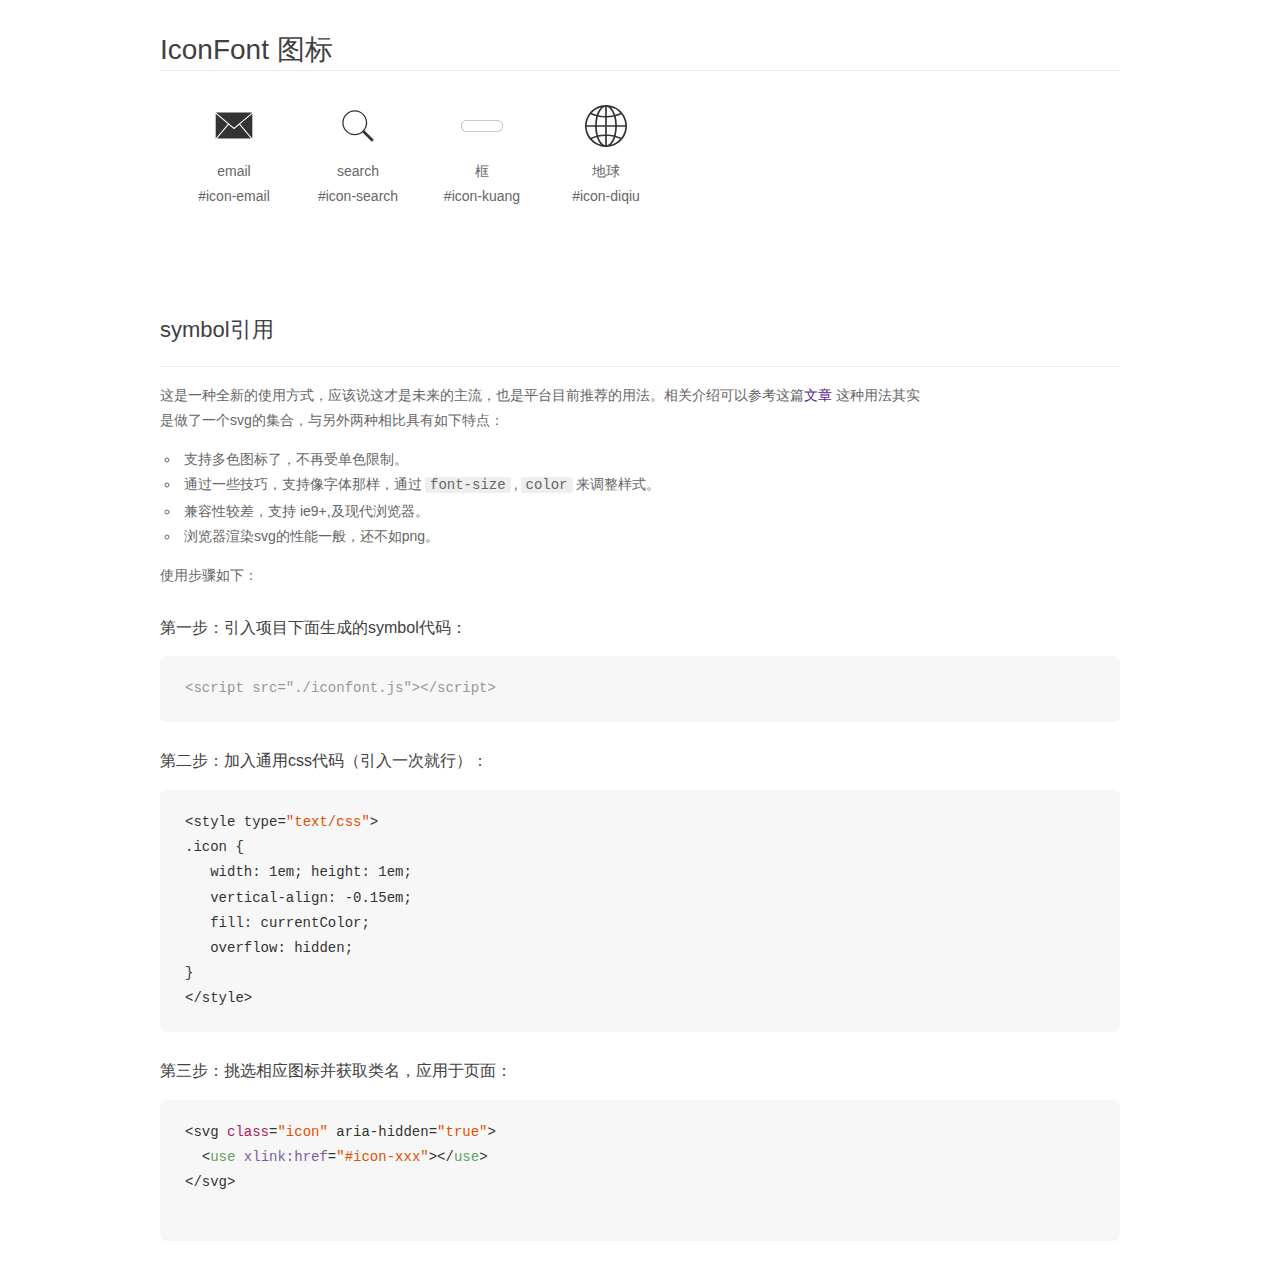
<file: 作业1/匡俊嘉/iconfont/font_93xikayfgjr4fgvi/demo_symbol.html>
<!DOCTYPE html>
<html>
<head>
    <meta charset="utf-8"/>
    <title>IconFont</title>
    <link rel="stylesheet" href="demo.css">
    <script src="iconfont.js"></script>

    <style type="text/css">
        .icon {
          /* 通过设置 font-size 来改变图标大小 */
          width: 1em; height: 1em;
          /* 图标和文字相邻时，垂直对齐 */
          vertical-align: -0.15em;
          /* 通过设置 color 来改变 SVG 的颜色/fill */
          fill: currentColor;
          /* path 和 stroke 溢出 viewBox 部分在 IE 下会显示
             normalize.css 中也包含这行 */
          overflow: hidden;
        }

    </style>
</head>
<body>
    <div class="main markdown">
        <h1>IconFont 图标</h1>
        <ul class="icon_lists clear">
            
                <li>
                    <svg class="icon" aria-hidden="true">
                        <use xlink:href="#icon-email"></use>
                    </svg>
                    <div class="name">email</div>
                    <div class="fontclass">#icon-email</div>
                </li>
            
                <li>
                    <svg class="icon" aria-hidden="true">
                        <use xlink:href="#icon-search"></use>
                    </svg>
                    <div class="name">search</div>
                    <div class="fontclass">#icon-search</div>
                </li>
            
                <li>
                    <svg class="icon" aria-hidden="true">
                        <use xlink:href="#icon-kuang"></use>
                    </svg>
                    <div class="name">框</div>
                    <div class="fontclass">#icon-kuang</div>
                </li>
            
                <li>
                    <svg class="icon" aria-hidden="true">
                        <use xlink:href="#icon-diqiu"></use>
                    </svg>
                    <div class="name">地球</div>
                    <div class="fontclass">#icon-diqiu</div>
                </li>
            
        </ul>


        <h2 id="symbol-">symbol引用</h2>
        <hr>

        <p>这是一种全新的使用方式，应该说这才是未来的主流，也是平台目前推荐的用法。相关介绍可以参考这篇<a href="">文章</a>
        这种用法其实是做了一个svg的集合，与另外两种相比具有如下特点：</p>
        <ul>
          <li>支持多色图标了，不再受单色限制。</li>
          <li>通过一些技巧，支持像字体那样，通过<code>font-size</code>,<code>color</code>来调整样式。</li>
          <li>兼容性较差，支持 ie9+,及现代浏览器。</li>
          <li>浏览器渲染svg的性能一般，还不如png。</li>
        </ul>
        <p>使用步骤如下：</p>
        <h3 id="-symbol-">第一步：引入项目下面生成的symbol代码：</h3>
        <pre><code class="lang-js hljs javascript"><span class="hljs-comment">&lt;script src="./iconfont.js"&gt;&lt;/script&gt;</span></code></pre>
        <h3 id="-css-">第二步：加入通用css代码（引入一次就行）：</h3>
        <pre><code class="lang-js hljs javascript">&lt;style type=<span class="hljs-string">"text/css"</span>&gt;
.icon {
   width: <span class="hljs-number">1</span>em; height: <span class="hljs-number">1</span>em;
   vertical-align: <span class="hljs-number">-0.15</span>em;
   fill: currentColor;
   overflow: hidden;
}
&lt;<span class="hljs-regexp">/style&gt;</span></code></pre>
        <h3 id="-">第三步：挑选相应图标并获取类名，应用于页面：</h3>
        <pre><code class="lang-js hljs javascript">&lt;svg <span class="hljs-class"><span class="hljs-keyword">class</span></span>=<span class="hljs-string">"icon"</span> aria-hidden=<span class="hljs-string">"true"</span>&gt;<span class="xml"><span class="hljs-tag">
  &lt;<span class="hljs-name">use</span> <span class="hljs-attr">xlink:href</span>=<span class="hljs-string">"#icon-xxx"</span>&gt;</span><span class="hljs-tag">&lt;/<span class="hljs-name">use</span>&gt;</span>
</span>&lt;<span class="hljs-regexp">/svg&gt;
        </span></code></pre>
    </div>
</body>
</html>
</file>
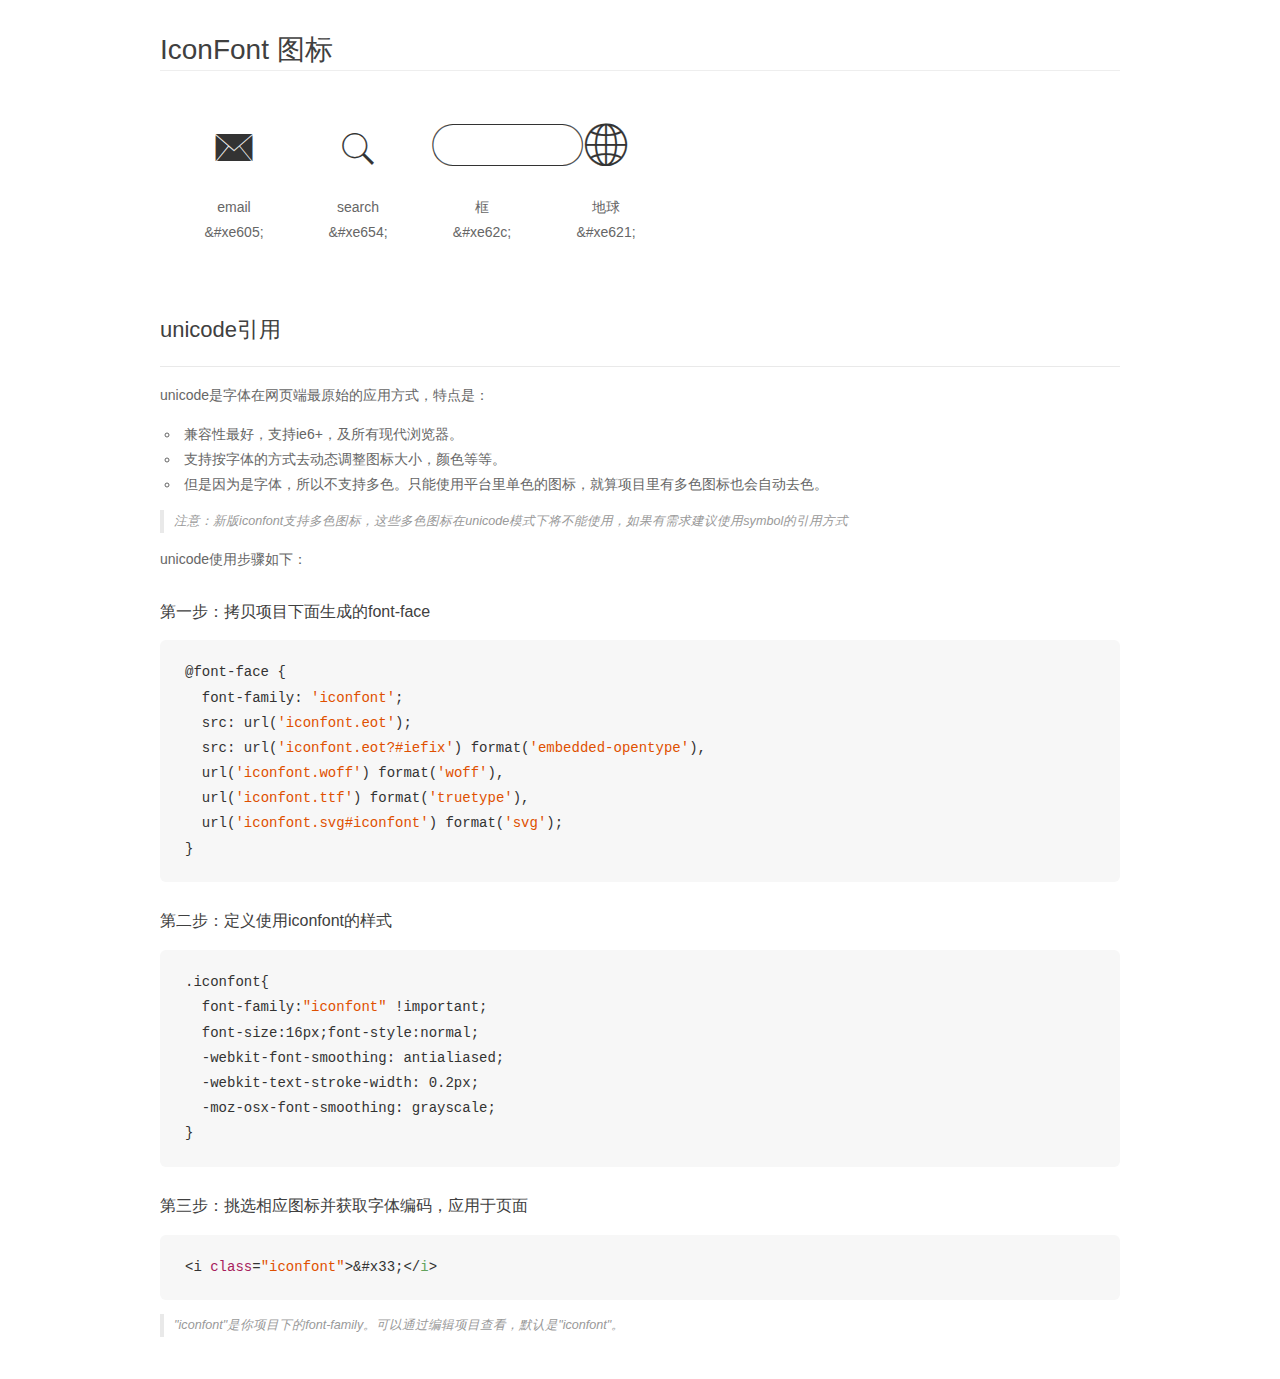
<file: 作业1/匡俊嘉/iconfont/font_93xikayfgjr4fgvi/demo_unicode.html>
<!DOCTYPE html>
<html>
<head>
    <meta charset="utf-8"/>
    <title>IconFont</title>
    <link rel="stylesheet" href="demo.css">

    <style type="text/css">

        @font-face {font-family: "iconfont";
          src: url('iconfont.eot'); /* IE9*/
          src: url('iconfont.eot#iefix') format('embedded-opentype'), /* IE6-IE8 */
          url('iconfont.woff') format('woff'), /* chrome, firefox */
          url('iconfont.ttf') format('truetype'), /* chrome, firefox, opera, Safari, Android, iOS 4.2+*/
          url('iconfont.svg#iconfont') format('svg'); /* iOS 4.1- */
        }

        .iconfont {
          font-family:"iconfont" !important;
          font-size:16px;
          font-style:normal;
          -webkit-font-smoothing: antialiased;
          -webkit-text-stroke-width: 0.2px;
          -moz-osx-font-smoothing: grayscale;
        }

    </style>
</head>
<body>
    <div class="main markdown">
        <h1>IconFont 图标</h1>
        <ul class="icon_lists clear">
            
                <li>
                <i class="icon iconfont">&#xe605;</i>
                    <div class="name">email</div>
                    <div class="code">&amp;#xe605;</div>
                </li>
            
                <li>
                <i class="icon iconfont">&#xe654;</i>
                    <div class="name">search</div>
                    <div class="code">&amp;#xe654;</div>
                </li>
            
                <li>
                <i class="icon iconfont">&#xe62c;</i>
                    <div class="name">框</div>
                    <div class="code">&amp;#xe62c;</div>
                </li>
            
                <li>
                <i class="icon iconfont">&#xe621;</i>
                    <div class="name">地球</div>
                    <div class="code">&amp;#xe621;</div>
                </li>
            
        </ul>
        <h2 id="unicode-">unicode引用</h2>
        <hr>

        <p>unicode是字体在网页端最原始的应用方式，特点是：</p>
        <ul>
        <li>兼容性最好，支持ie6+，及所有现代浏览器。</li>
        <li>支持按字体的方式去动态调整图标大小，颜色等等。</li>
        <li>但是因为是字体，所以不支持多色。只能使用平台里单色的图标，就算项目里有多色图标也会自动去色。</li>
        </ul>
        <blockquote>
        <p>注意：新版iconfont支持多色图标，这些多色图标在unicode模式下将不能使用，如果有需求建议使用symbol的引用方式</p>
        </blockquote>
        <p>unicode使用步骤如下：</p>
        <h3 id="-font-face">第一步：拷贝项目下面生成的font-face</h3>
        <pre><code class="lang-js hljs javascript">@font-face {
  font-family: <span class="hljs-string">'iconfont'</span>;
  src: url(<span class="hljs-string">'iconfont.eot'</span>);
  src: url(<span class="hljs-string">'iconfont.eot?#iefix'</span>) format(<span class="hljs-string">'embedded-opentype'</span>),
  url(<span class="hljs-string">'iconfont.woff'</span>) format(<span class="hljs-string">'woff'</span>),
  url(<span class="hljs-string">'iconfont.ttf'</span>) format(<span class="hljs-string">'truetype'</span>),
  url(<span class="hljs-string">'iconfont.svg#iconfont'</span>) format(<span class="hljs-string">'svg'</span>);
}
</code></pre>
        <h3 id="-iconfont-">第二步：定义使用iconfont的样式</h3>
        <pre><code class="lang-js hljs javascript">.iconfont{
  font-family:<span class="hljs-string">"iconfont"</span> !important;
  font-size:<span class="hljs-number">16</span>px;font-style:normal;
  -webkit-font-smoothing: antialiased;
  -webkit-text-stroke-width: <span class="hljs-number">0.2</span>px;
  -moz-osx-font-smoothing: grayscale;
}
</code></pre>
        <h3 id="-">第三步：挑选相应图标并获取字体编码，应用于页面</h3>
        <pre><code class="lang-js hljs javascript">&lt;i <span class="hljs-class"><span class="hljs-keyword">class</span></span>=<span class="hljs-string">"iconfont"</span>&gt;&amp;#x33;<span class="xml"><span class="hljs-tag">&lt;/<span class="hljs-name">i</span>&gt;</span></span></code></pre>

        <blockquote>
        <p>"iconfont"是你项目下的font-family。可以通过编辑项目查看，默认是"iconfont"。</p>
        </blockquote>
    </div>


</body>
</html>
</file>
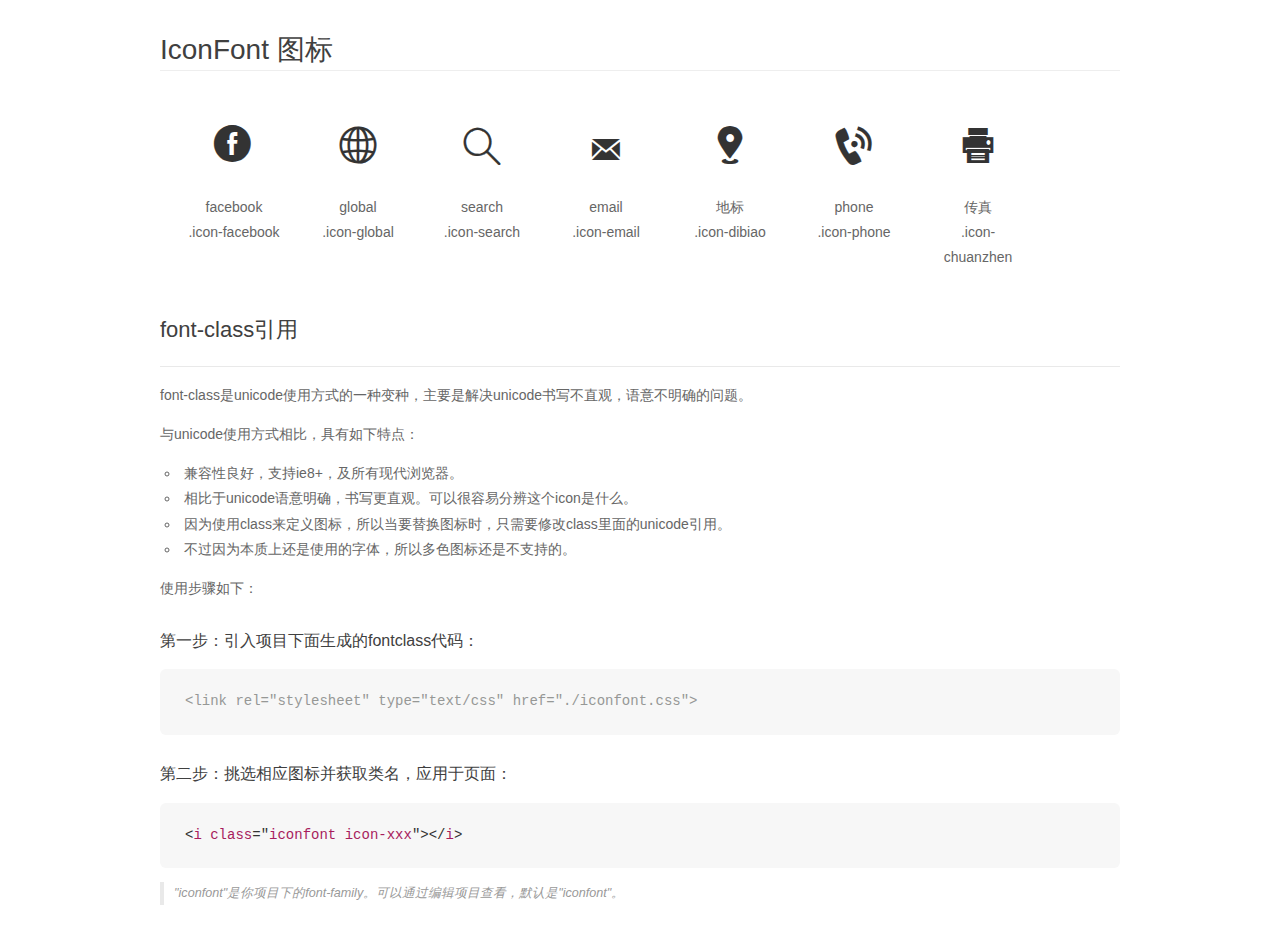
<file: 作业1/黄卿怡/css/iconfont/demo_fontclass.html>
<!DOCTYPE html>
<html>
<head>
    <meta charset="utf-8"/>
    <title>IconFont</title>
    <link rel="stylesheet" href="demo.css">
    <link rel="stylesheet" href="iconfont.css">
</head>
<body>
    <div class="main markdown">
        <h1>IconFont 图标</h1>
        <ul class="icon_lists clear">
            
                <li>
                <i class="icon iconfont icon-facebook"></i>
                    <div class="name">facebook</div>
                    <div class="fontclass">.icon-facebook</div>
                </li>
            
                <li>
                <i class="icon iconfont icon-global"></i>
                    <div class="name">global</div>
                    <div class="fontclass">.icon-global</div>
                </li>
            
                <li>
                <i class="icon iconfont icon-search"></i>
                    <div class="name">search</div>
                    <div class="fontclass">.icon-search</div>
                </li>
            
                <li>
                <i class="icon iconfont icon-email"></i>
                    <div class="name">email</div>
                    <div class="fontclass">.icon-email</div>
                </li>
            
                <li>
                <i class="icon iconfont icon-dibiao"></i>
                    <div class="name">地标</div>
                    <div class="fontclass">.icon-dibiao</div>
                </li>
            
                <li>
                <i class="icon iconfont icon-phone"></i>
                    <div class="name">phone</div>
                    <div class="fontclass">.icon-phone</div>
                </li>
            
                <li>
                <i class="icon iconfont icon-chuanzhen"></i>
                    <div class="name">传真</div>
                    <div class="fontclass">.icon-chuanzhen</div>
                </li>
            
        </ul>

        <h2 id="font-class-">font-class引用</h2>
        <hr>

        <p>font-class是unicode使用方式的一种变种，主要是解决unicode书写不直观，语意不明确的问题。</p>
        <p>与unicode使用方式相比，具有如下特点：</p>
        <ul>
        <li>兼容性良好，支持ie8+，及所有现代浏览器。</li>
        <li>相比于unicode语意明确，书写更直观。可以很容易分辨这个icon是什么。</li>
        <li>因为使用class来定义图标，所以当要替换图标时，只需要修改class里面的unicode引用。</li>
        <li>不过因为本质上还是使用的字体，所以多色图标还是不支持的。</li>
        </ul>
        <p>使用步骤如下：</p>
        <h3 id="-fontclass-">第一步：引入项目下面生成的fontclass代码：</h3>


        <pre><code class="lang-js hljs javascript"><span class="hljs-comment">&lt;link rel="stylesheet" type="text/css" href="./iconfont.css"&gt;</span></code></pre>
        <h3 id="-">第二步：挑选相应图标并获取类名，应用于页面：</h3>
        <pre><code class="lang-css hljs">&lt;<span class="hljs-selector-tag">i</span> <span class="hljs-selector-tag">class</span>="<span class="hljs-selector-tag">iconfont</span> <span class="hljs-selector-tag">icon-xxx</span>"&gt;&lt;/<span class="hljs-selector-tag">i</span>&gt;</code></pre>
        <blockquote>
        <p>"iconfont"是你项目下的font-family。可以通过编辑项目查看，默认是"iconfont"。</p>
        </blockquote>
    </div>
</body>
</html>
</file>
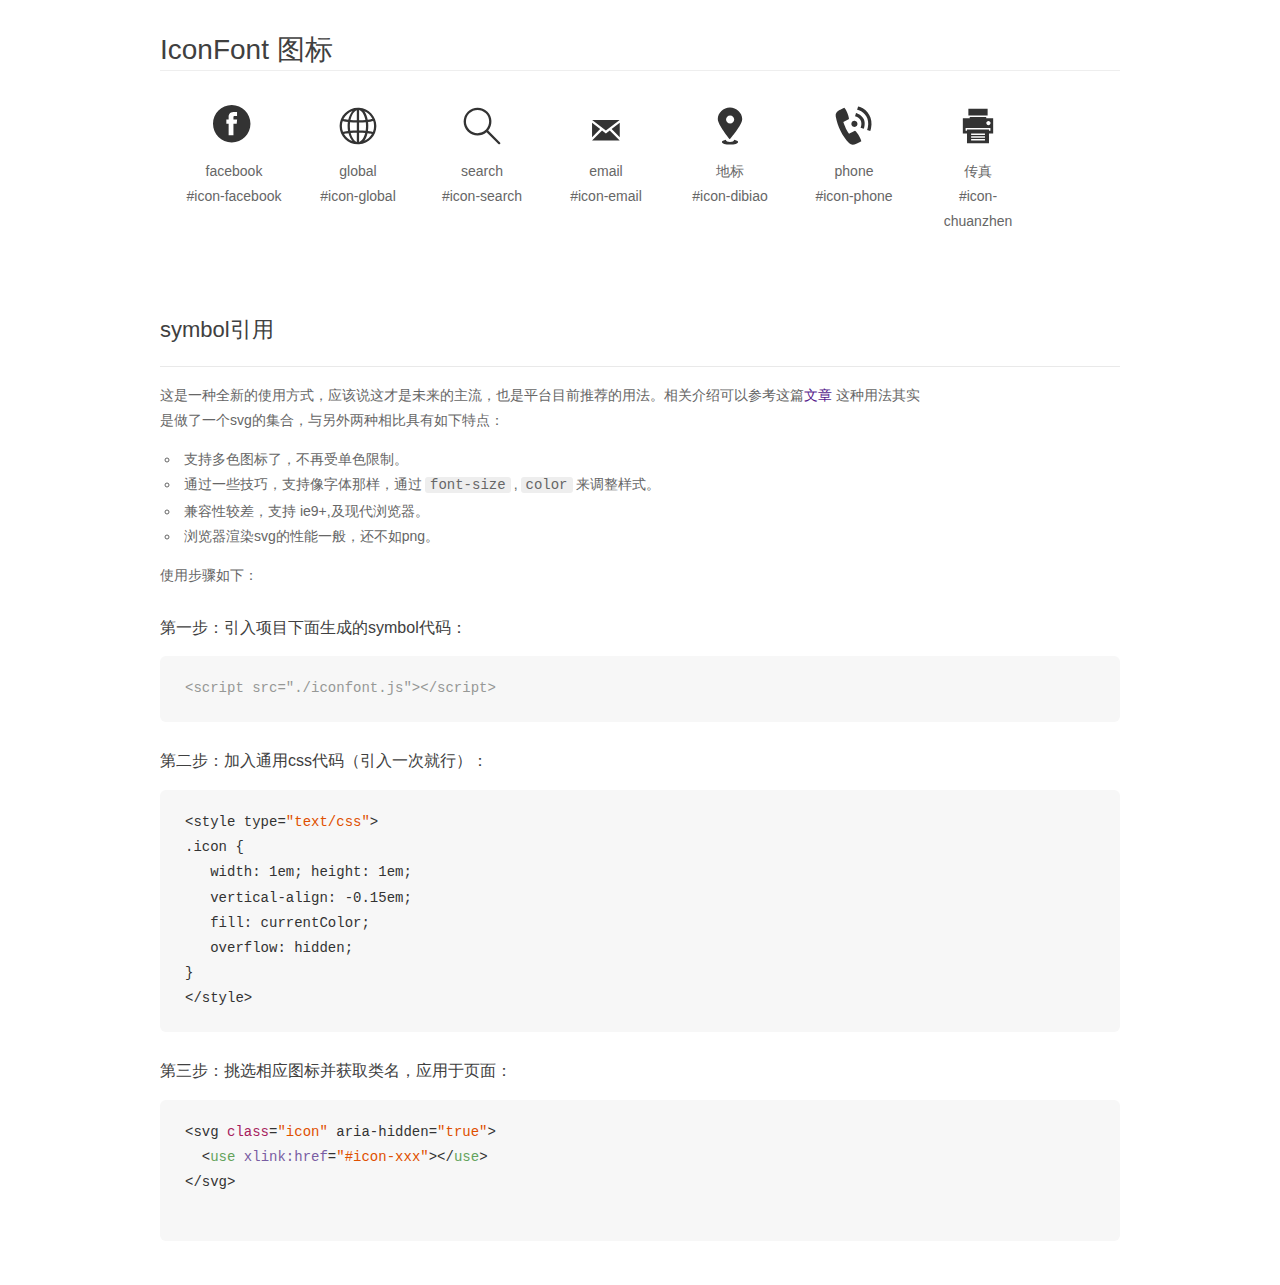
<file: 作业1/黄卿怡/css/iconfont/demo_symbol.html>
<!DOCTYPE html>
<html>
<head>
    <meta charset="utf-8"/>
    <title>IconFont</title>
    <link rel="stylesheet" href="demo.css">
    <script src="iconfont.js"></script>

    <style type="text/css">
        .icon {
          /* 通过设置 font-size 来改变图标大小 */
          width: 1em; height: 1em;
          /* 图标和文字相邻时，垂直对齐 */
          vertical-align: -0.15em;
          /* 通过设置 color 来改变 SVG 的颜色/fill */
          fill: currentColor;
          /* path 和 stroke 溢出 viewBox 部分在 IE 下会显示
             normalize.css 中也包含这行 */
          overflow: hidden;
        }

    </style>
</head>
<body>
    <div class="main markdown">
        <h1>IconFont 图标</h1>
        <ul class="icon_lists clear">
            
                <li>
                    <svg class="icon" aria-hidden="true">
                        <use xlink:href="#icon-facebook"></use>
                    </svg>
                    <div class="name">facebook</div>
                    <div class="fontclass">#icon-facebook</div>
                </li>
            
                <li>
                    <svg class="icon" aria-hidden="true">
                        <use xlink:href="#icon-global"></use>
                    </svg>
                    <div class="name">global</div>
                    <div class="fontclass">#icon-global</div>
                </li>
            
                <li>
                    <svg class="icon" aria-hidden="true">
                        <use xlink:href="#icon-search"></use>
                    </svg>
                    <div class="name">search</div>
                    <div class="fontclass">#icon-search</div>
                </li>
            
                <li>
                    <svg class="icon" aria-hidden="true">
                        <use xlink:href="#icon-email"></use>
                    </svg>
                    <div class="name">email</div>
                    <div class="fontclass">#icon-email</div>
                </li>
            
                <li>
                    <svg class="icon" aria-hidden="true">
                        <use xlink:href="#icon-dibiao"></use>
                    </svg>
                    <div class="name">地标</div>
                    <div class="fontclass">#icon-dibiao</div>
                </li>
            
                <li>
                    <svg class="icon" aria-hidden="true">
                        <use xlink:href="#icon-phone"></use>
                    </svg>
                    <div class="name">phone</div>
                    <div class="fontclass">#icon-phone</div>
                </li>
            
                <li>
                    <svg class="icon" aria-hidden="true">
                        <use xlink:href="#icon-chuanzhen"></use>
                    </svg>
                    <div class="name">传真</div>
                    <div class="fontclass">#icon-chuanzhen</div>
                </li>
            
        </ul>


        <h2 id="symbol-">symbol引用</h2>
        <hr>

        <p>这是一种全新的使用方式，应该说这才是未来的主流，也是平台目前推荐的用法。相关介绍可以参考这篇<a href="">文章</a>
        这种用法其实是做了一个svg的集合，与另外两种相比具有如下特点：</p>
        <ul>
          <li>支持多色图标了，不再受单色限制。</li>
          <li>通过一些技巧，支持像字体那样，通过<code>font-size</code>,<code>color</code>来调整样式。</li>
          <li>兼容性较差，支持 ie9+,及现代浏览器。</li>
          <li>浏览器渲染svg的性能一般，还不如png。</li>
        </ul>
        <p>使用步骤如下：</p>
        <h3 id="-symbol-">第一步：引入项目下面生成的symbol代码：</h3>
        <pre><code class="lang-js hljs javascript"><span class="hljs-comment">&lt;script src="./iconfont.js"&gt;&lt;/script&gt;</span></code></pre>
        <h3 id="-css-">第二步：加入通用css代码（引入一次就行）：</h3>
        <pre><code class="lang-js hljs javascript">&lt;style type=<span class="hljs-string">"text/css"</span>&gt;
.icon {
   width: <span class="hljs-number">1</span>em; height: <span class="hljs-number">1</span>em;
   vertical-align: <span class="hljs-number">-0.15</span>em;
   fill: currentColor;
   overflow: hidden;
}
&lt;<span class="hljs-regexp">/style&gt;</span></code></pre>
        <h3 id="-">第三步：挑选相应图标并获取类名，应用于页面：</h3>
        <pre><code class="lang-js hljs javascript">&lt;svg <span class="hljs-class"><span class="hljs-keyword">class</span></span>=<span class="hljs-string">"icon"</span> aria-hidden=<span class="hljs-string">"true"</span>&gt;<span class="xml"><span class="hljs-tag">
  &lt;<span class="hljs-name">use</span> <span class="hljs-attr">xlink:href</span>=<span class="hljs-string">"#icon-xxx"</span>&gt;</span><span class="hljs-tag">&lt;/<span class="hljs-name">use</span>&gt;</span>
</span>&lt;<span class="hljs-regexp">/svg&gt;
        </span></code></pre>
    </div>
</body>
</html>
</file>
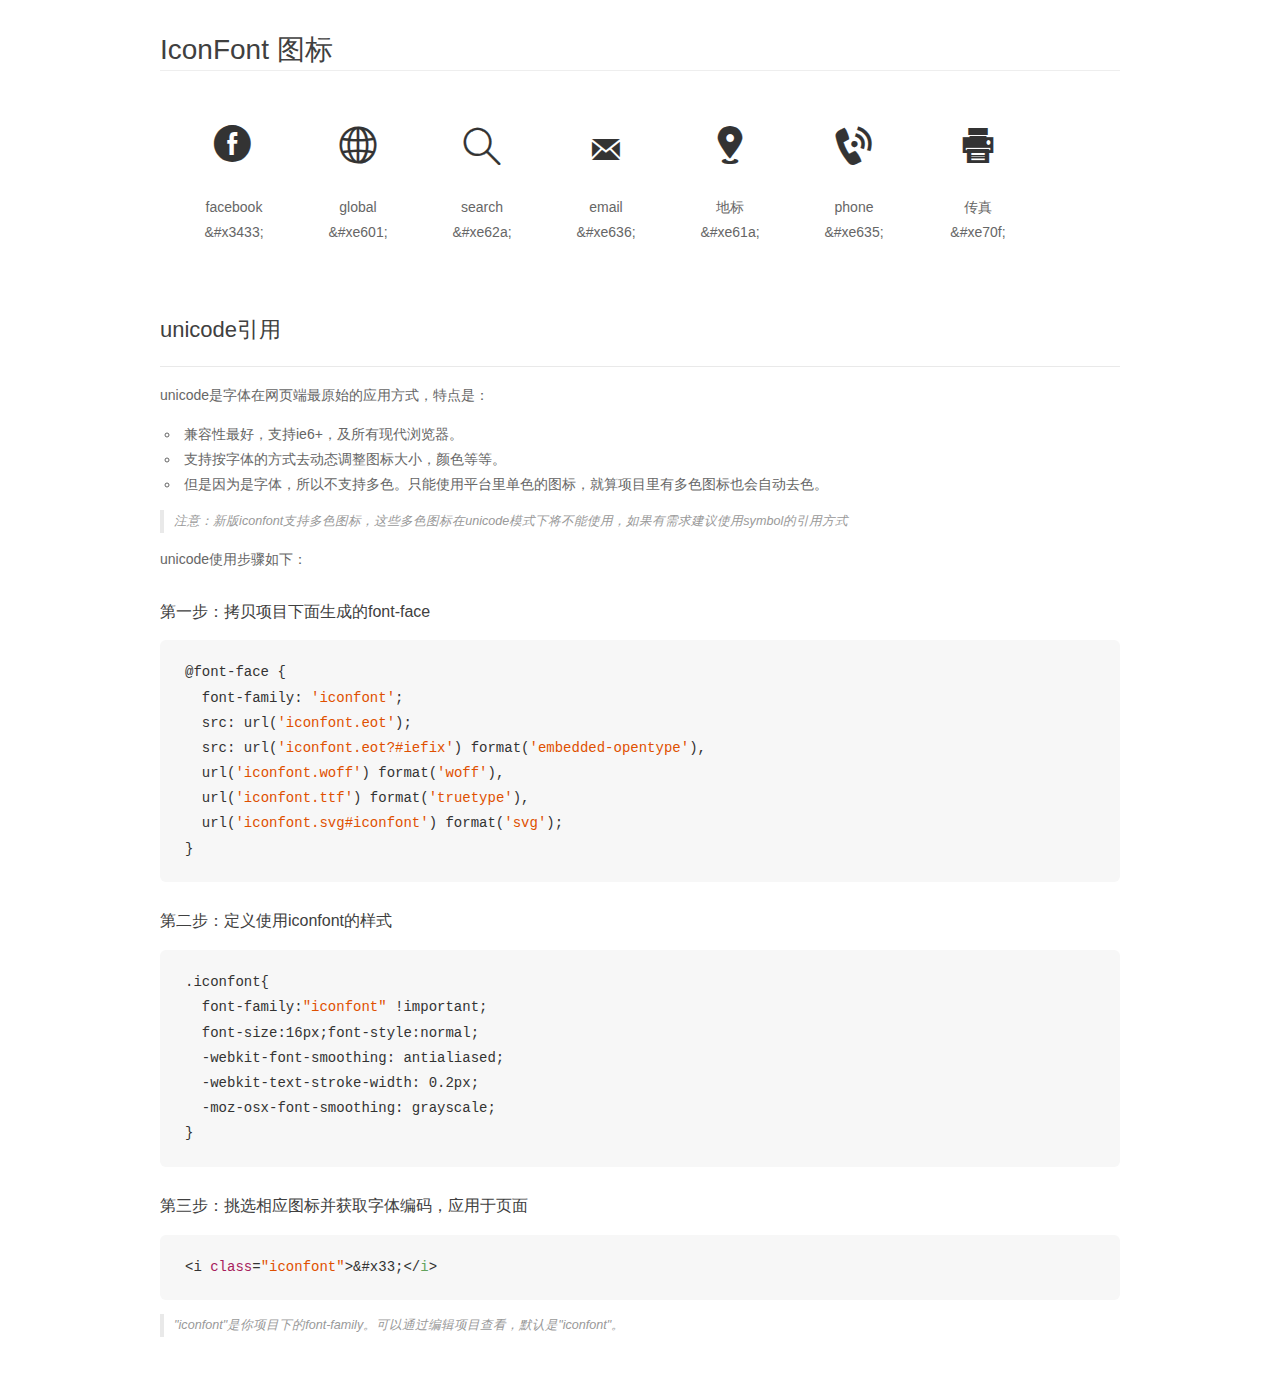
<file: 作业1/黄卿怡/css/iconfont/demo_unicode.html>
<!DOCTYPE html>
<html>
<head>
    <meta charset="utf-8"/>
    <title>IconFont</title>
    <link rel="stylesheet" href="demo.css">

    <style type="text/css">

        @font-face {font-family: "iconfont";
          src: url('iconfont.eot'); /* IE9*/
          src: url('iconfont.eot#iefix') format('embedded-opentype'), /* IE6-IE8 */
          url('iconfont.woff') format('woff'), /* chrome, firefox */
          url('iconfont.ttf') format('truetype'), /* chrome, firefox, opera, Safari, Android, iOS 4.2+*/
          url('iconfont.svg#iconfont') format('svg'); /* iOS 4.1- */
        }

        .iconfont {
          font-family:"iconfont" !important;
          font-size:16px;
          font-style:normal;
          -webkit-font-smoothing: antialiased;
          -webkit-text-stroke-width: 0.2px;
          -moz-osx-font-smoothing: grayscale;
        }

    </style>
</head>
<body>
    <div class="main markdown">
        <h1>IconFont 图标</h1>
        <ul class="icon_lists clear">
            
                <li>
                <i class="icon iconfont">&#x3433;</i>
                    <div class="name">facebook</div>
                    <div class="code">&amp;#x3433;</div>
                </li>
            
                <li>
                <i class="icon iconfont">&#xe601;</i>
                    <div class="name">global</div>
                    <div class="code">&amp;#xe601;</div>
                </li>
            
                <li>
                <i class="icon iconfont">&#xe62a;</i>
                    <div class="name">search</div>
                    <div class="code">&amp;#xe62a;</div>
                </li>
            
                <li>
                <i class="icon iconfont">&#xe636;</i>
                    <div class="name">email</div>
                    <div class="code">&amp;#xe636;</div>
                </li>
            
                <li>
                <i class="icon iconfont">&#xe61a;</i>
                    <div class="name">地标</div>
                    <div class="code">&amp;#xe61a;</div>
                </li>
            
                <li>
                <i class="icon iconfont">&#xe635;</i>
                    <div class="name">phone</div>
                    <div class="code">&amp;#xe635;</div>
                </li>
            
                <li>
                <i class="icon iconfont">&#xe70f;</i>
                    <div class="name">传真</div>
                    <div class="code">&amp;#xe70f;</div>
                </li>
            
        </ul>
        <h2 id="unicode-">unicode引用</h2>
        <hr>

        <p>unicode是字体在网页端最原始的应用方式，特点是：</p>
        <ul>
        <li>兼容性最好，支持ie6+，及所有现代浏览器。</li>
        <li>支持按字体的方式去动态调整图标大小，颜色等等。</li>
        <li>但是因为是字体，所以不支持多色。只能使用平台里单色的图标，就算项目里有多色图标也会自动去色。</li>
        </ul>
        <blockquote>
        <p>注意：新版iconfont支持多色图标，这些多色图标在unicode模式下将不能使用，如果有需求建议使用symbol的引用方式</p>
        </blockquote>
        <p>unicode使用步骤如下：</p>
        <h3 id="-font-face">第一步：拷贝项目下面生成的font-face</h3>
        <pre><code class="lang-js hljs javascript">@font-face {
  font-family: <span class="hljs-string">'iconfont'</span>;
  src: url(<span class="hljs-string">'iconfont.eot'</span>);
  src: url(<span class="hljs-string">'iconfont.eot?#iefix'</span>) format(<span class="hljs-string">'embedded-opentype'</span>),
  url(<span class="hljs-string">'iconfont.woff'</span>) format(<span class="hljs-string">'woff'</span>),
  url(<span class="hljs-string">'iconfont.ttf'</span>) format(<span class="hljs-string">'truetype'</span>),
  url(<span class="hljs-string">'iconfont.svg#iconfont'</span>) format(<span class="hljs-string">'svg'</span>);
}
</code></pre>
        <h3 id="-iconfont-">第二步：定义使用iconfont的样式</h3>
        <pre><code class="lang-js hljs javascript">.iconfont{
  font-family:<span class="hljs-string">"iconfont"</span> !important;
  font-size:<span class="hljs-number">16</span>px;font-style:normal;
  -webkit-font-smoothing: antialiased;
  -webkit-text-stroke-width: <span class="hljs-number">0.2</span>px;
  -moz-osx-font-smoothing: grayscale;
}
</code></pre>
        <h3 id="-">第三步：挑选相应图标并获取字体编码，应用于页面</h3>
        <pre><code class="lang-js hljs javascript">&lt;i <span class="hljs-class"><span class="hljs-keyword">class</span></span>=<span class="hljs-string">"iconfont"</span>&gt;&amp;#x33;<span class="xml"><span class="hljs-tag">&lt;/<span class="hljs-name">i</span>&gt;</span></span></code></pre>

        <blockquote>
        <p>"iconfont"是你项目下的font-family。可以通过编辑项目查看，默认是"iconfont"。</p>
        </blockquote>
    </div>


</body>
</html>
</file>
<file: 作业1/匡俊嘉/css/homework1.css>
.position_body{
	width:1100px;
	margin:0px auto;
	background-color: lightblue;
}

@font-face {
  font-family: 'iconfont';  /* project id："186078" */
  src: url('//at.alicdn.com/t/font_ysffzctyqgtfyldi.eot');
  src: url('//at.alicdn.com/t/font_ysffzctyqgtfyldi.eot?#iefix') format('embedded-opentype'),
  url('//at.alicdn.com/t/font_ysffzctyqgtfyldi.woff') format('woff'),
  url('//at.alicdn.com/t/font_ysffzctyqgtfyldi.ttf') format('truetype'),
  url('//at.alicdn.com/t/font_ysffzctyqgtfyldi.svg#iconfont') format('svg');
  }
  
.size_1{
	position:relative;
	
	height:20px;
	top:11px;
	left:604px;
	float: left;
}
.font_size1{
	margin-top:2px;
	font-size: 10px;

}
.size_2{
	height:25px;
	position: relative;
	top:9px;
	left:570px;
	float: left;
	border-radius:10px;
	border:none;
	width:120px;
	color:#b7b7b7;
}
.size_3{
	position:relative;
	top:11px;
	left:550px;
	float:left;
	height:20px;
}
.search{
	height:20px;
}
.size_4{
	position:relative;
	top:11px;
	left:560px;
	float:left;
	height:20px;
	border:none;
}
.size_5{
	position: relative;
	top:11px;
	left:576px;
	float:left;
	height:20px;
	border:none;;
}
.daohang1{
 	position:absolute;
 	
	margin-top:43px; 	
	height:27px;
	width:1100px;
	background-color: #00829c;
}
.daohang2{
	list-style: none;
	position: relative;
	left:330px;
	
	margin:0px;
}
.daohang1 ul  li{
	margin:0px 5px;
	float: left;
	font-size:10px;
	letter-spacing: 0px;
	line-height:27px;
	
}
.daohang1 ul li a{
	color:white;
	text-decoration: none;
}
.daohang1  ul li ul{
	display:none;
	width::30px;
}
.daohang1 ul li:hover ul{
	display:block;
}
.daohang1 ul li ul li{
	clear:left;
	height:20px;
	width:75px;
	background-color: #00829c;
	border-radius: 5px;
	
}
.daohang1 ul li ul li a{
	text-decoration:none;
}
.daohang1 ul li:hover ul li:hover{
	background-color: green;
}
.pic_lunbo{
	width:1100px;
	height:373px;
	margin-top:42px;
}
.pic_lunbo1{
	position: relative;
	bottom:62px;
}
#shuoming1{
	width:204px;
	height:56px;
	background-color: #007784;
	position: relative;
	bottom:50px;
	left:235px;
	border-radius:20px;
	float:left;
	padding:8px;
	color:white;
	font-family: "微软雅黑";
	box-shadow: 2px 2px 10px 2px;
}
#shuoming2{
	width:204px;
	height:56px;
	background-color: #007784;
	position:relative;
	left:455px;
	bottom:50px;
	border-radius:20px;
	color:white;
	padding:8px;
	font-family: "微软雅黑";
	box-shadow: 2px 2px 10px 2px;
}
#shuoming3{
	width:204px;
	height:56px;
	background-color: #007784;
	position:relative;
	left:675px;
	bottom:120px;
	border-radius:20px;
	color:white;
	padding:8px;
	font-family: "微软雅黑";
	box-shadow: 2px 2px 10px 2px;
}

.pic1{
	position:relative;
	bottom:20px;
	left:0px;
	width:223px;
	height:145px;
	border:5px;
	border-color:grey;
	background-color:white;
	padding:10px;
}
.pic2{
	width:375px;
	height:168px;
	float:left;
	background-color: green;
	position:relative;
	left:630px;
	bottom:40px;
}
.pic2 .ti1{
	font-family:"微软雅黑";
	font-weight: bold;
	color:#007996;
}
.pic2 .ti2{
	font-size:13px;
	font-family:"微软雅黑";
}
.pic4{
	position:relative;
	right:81px;
}
.pic5{
	width:300px;
	height:216px;
	background-color: #008293;
	position:relative;
	bottom:322px;
	right:630px;
	padding-left:250px;
	color:white;
}
.pic5 p{
	font-size: 3px;
	font-family:"微软雅黑";
}
#btn1{
	width:70px;
	background-color:#008293 ;
	border:white;
	box-shadow: 2px 2px 10px 2px;
}
.pic6{
	background-color:#ffbc42;
	width:300px;
	height:100px;
	position:relative;
	right:381px;
	bottom:336px; 
	border-radius:20px;
	box-shadow: 2px 2px 10px 2px;
}
.pic6 p{
	color:white;
	padding:5px 2px;
	font-size:17px;
	font-family:"微软雅黑";
}
.d1{
	width:611px;
	height:568px;
	
}
.d2{
	position:relative;
	bottom:256px;
	right:412px;
}
.d2 p{
	line-height:0px;
	padding:0px;
}
.no_p{
	margin:0px;
	color:grey;
}
.no_h1{
	margin:0px;
	font-size:16px;
	font-family:"微软雅黑";
	color:#3f98b3;
}
.d3{
	position:relative;
	bottom:673px;
	right:400px;
}
.d4{
	position:relative;
	bottom:750px;
	right:190px;
}
.d5{
	position:relative;
	bottom:824px;
	right:-24px;
}
.d6{
	position:relative;
	bottom:658px;
	right:404px;
}
.d7{
	position:relative;
	bottom:733px;
	right:188px;
}
.d8{
	position:relative;
	bottom:808px;
	right:-24px;
}
#ps4{
	position:relative;
	bottom:666px;
    right:631px;
}
#ps5{
	position:relative;
	bottom:602px;
	right:442px;
	width:656px;
	height:243px; 	
}
#ps5 h1{
	font-size:20px;
	color:#299ab5;
}
#ps5 h1,#ps5 p{
	margin:0px;
}
#ps5 p{
	font-size:3px;
}
.okc1{
	width:346px;
	height:200px;
	background-color: yellow;
	position: relative;
	bottom: 230px;
	left:346px;
	padding:0px;
	
}
.zero_1{
	width:56px;
	height:75px;
	background-color: #299ab5;
	color: white;
	font-size:50px;
	line-height:75px;
	float:left;
}
.thailand{
	width:347px;
	height: 75px;
	background-color: #e2e2e2;
}
.yewei{
	width:1100px;
	height:30px;
	background-color: #00829c;
	position:relative;
	right:534px;
	top:150px;
}
.foot{
	margin-left:300px;
	
}
.foot li{
	float:left;
	list-style: none;
	margin:3px;
	color:white;
	font-family: "微软雅黑";
}
.last1{
	height:190px;
	width:1100px;
	background-color:#081111;
	position:relative;
	right:188px;
	bottom:10px;
}
.last2{
	width:646px;
	height: 94px;
	
	margin:0 auto;
}
.last3{
	border-left:1px solid #836430;
	width:132px;
	height:94px;
	margin-left:5px;
	color:white;
	font-family:"微软雅黑";
	position:relative;
	bottom:0px;
}
.last4{
	border-left:1px solid #836430;
	width:132px;
	height:94px;
	margin-left:5px;
	color:white;
	font-family:"微软雅黑";
	position:relative;
	left:150px;
	bottom:95px;
	float:left;
}
.last5{

	width:132px;
	height:94px;
	margin-left:5px;
	color:white;
	font-family:"微软雅黑";
	position:relative;
	left:300px;
	bottom:190px;
}
.last6{
	position:relative;
	bottom: 90px;
	left:100px;
}
.last7{
	color:#014a56;
	width:1100px;
	position:relative;
	right:189px;
	bottom:70px;
}
</file>
<file: 作业1/黄卿怡/css/CutWork.css>
.public-header{
	height: 120px;

}

.public-header .header-email{
	position: absolute;
    margin-left: 634px;
    margin-top:10px;
    float: right;
    color:#626262;
    font-size: 14px;
}

.icon-email{
	font-size: 30px;
	color:#626262;
}

.header-search{
	width:152px;
	height:30px;
	font-size:14px;
	border-style:solid;
	border:1px solid grey;
	border-radius: 5%;
	background-image:url(../picture/search.png);
	background-size: 16%;
	background-repeat:no-repeat;
	background-position:right;
}

@font-face {
  font-family: 'iconfont';
  src: url('iconfont/iconfont.eot');
  src: url('iconfont/iconfont.eot?#iefix') format('embedded-opentype'),
  url('iconfont/iconfont.woff') format('woff'),
  url('iconfont/iconfont.ttf') format('truetype'),
  url('iconfont/iconfont.svg#iconfont') format('svg');
}

.iconfont{
  font-family:"iconfont" !important;
  font-size:30px;font-style:normal;
  -webkit-font-smoothing: antialiased;
  -webkit-text-stroke-width: 0.2px;
  -moz-osx-font-smoothing: grayscale;
}

.changelag{
	width: 50px;
	height: 30px;
	margin-left:418px;
	margin-top:-26px;
}
#lag-english{
	display: block;
	width: 50px;
	height: 15px;
	color:#626262;
}
#lag-english:hover{
	cursor: pointer;
	color:#39c1fa;
}
#lag-chinese{
	display: none;
	width: 50px;
	height: 15px;
	color: #626262;
}
#lag-chinese:hover{
	cursor: pointer;
	color:#39c1fa;
}
#lag-spanish{
	display: none;
	width: 50px;
	height: 15px;
	color: #626262;
}
#lag-spanish:hover{
	cursor: pointer;
	color:#39c1fa;
}
#select{
	margin-left:480px;
	margin-top:-24px; 
}
#select:hover
{cursor: pointer;}

.public-header .header-logo{
	position: absolute;
	margin-left: 50px;
	z-index: 3;
	float: left;
	width: 91px;
	height: 91px;
	margin-top:10px;
	background: url("../picture/header-logo.png");
}

.public-header .header-logo a {
	width: 92px;
	height: 92px;
	z-index: 3;
}

.public-header .header-bar{
	margin-top:-50px; 
	height: 58px;
	background-color: #00829c;
	z-index: -2;
}
.header-yellow-bar{
	position: absolute;
	margin: 0 auto;
	height: 58px;
	width: 500px;
	margin-top: 62px;
	margin-left:-408px;
	background: #ffba41;
	z-index: 1;

}
#header-whitebar{
	z-index: 2;
	position: absolute;
	margin-left:-10px;
	margin-top:62px; 
	height: 58px;
	width: 200px;
	background: #fff;
	transform:skew(-20deg);
	-webkit-transform: skew(-20deg);
	-moz-transform: skew(-20deg);
	-o-transform:skew(-20deg);
	-ms-transform:skew(-20deg);
}
.public-header  .header-Nav{
	float:left;
	margin-left:180px;
	font-size: 16px;
	font-family: Arial;

}

.public-header  .header-Nav .item{
	float:left;
	margin-top:62px; 
	color:#ffffff;
	margin-left: 0px;
	display: block;
	height: 50px;

}
.public-header  .header-Nav .item1{width: 120px;border:0px 1px 0px 0px;-webkit-box-shadow: 2px 1px 1px #006478;}
.public-header  .header-Nav .item2{width: 116px;}
.public-header  .header-Nav .item3{width: 134px;}
.public-header  .header-Nav .item4{width: 218px;}
.public-header  .header-Nav .item5{width: 126px;}
.public-header  .header-Nav .item6{width: 110px;}

a.item-Nav:link,a.item-Nav:visited
{
	display:block;
	font-family: Arial;
	height:50px;
	font-weight:bold;
	line-height: 48px;
	color:#ffffff;
	background-color:#00829c;
	text-align:center;
	padding:4px;
    text-decoration:none;
}
a.item-Nav:hover,a.item-Nav:active
{
	background-color:#f8b551;
	transition:all .3s ease-in;
}

.public-container{
	position: relative;
	margin: 0 auto;
	width: 1180px;
}

.public-footer{
	position: relative;
	height: 334px;
	background: #020d0f;
	overflow: hidden;
}

.public-footer .footer-col{
	margin-top: 33px;
	width: 288px;
	float: left;
	margin-right: 2px;
	color:#fff;
	font-size: 12px;
	line-height: 20px;
	font-family: Arial;
	overflow: hidden;
}
.col1{
	height: 122px;
	border-left: solid 2px;
	border-color:#f8b551;
}
.col2{
	height: 80px;
	border-left: solid 2px;
	border-color:#f8b551;
}

.col3{
	height: 160px;
	border-left: solid 2px;
	border-color:#f8b551;
}

.icon-phone{
	font-size: 36px;
	color:#fff;
}

.icon-chuanzhen{
	font-size: 36px;
	color:#fff;
}

.icon-dibiao{
	font-size: 50px;
	color:#fff;
}
.icon {
   width: 24px; height:24px;
   vertical-align: -0.15em;
   color:#3a5895;
   fill: currentColor;
   overflow: hidden;
}
.footer-facebook{
	margin-left: 452px;
	margin-top:10px;
}
.footer-facebook .facebook{ 
	float: left;
	margin-left: 18px;
	margin-top: -185px;
}
.facebook:hover,.facebook:active{
	cursor:pointer;
}
.public-footer .footer-hr{
	height: 1px;
	width: 100%;
	margin-top:-46px;
	position: relative;
	color: #00829c;
	border: none;
	border-top:solid 1px ;
}
.public-footer .Copyright{
	margin-top: 44px;
	text-align: center;
}
.public-footer .Copyright{
	font-family: Arial;
	font-size: 14px;
	margin-top:30px;
}

.index-banner{
	position: relative;
	background: #f8b551;
	margin: auto;
	min-width: 1000px;
	height: 660px;
	width: 100%;

}
#index-ban{

	width: 9550px;
	height: 660px;
		position: absolute;
}
.index-banner-bg{
	position: relative;
	margin: 0 auto;
	max-width: 1910px;
	min-width: 1000px;
	width: 100%;
	height: 648px;
	overflow: hidden;
}
#index-ban img{
	width: 1910px;

	float: left;
	height: 648px;
}
.index-banner-Button{
	position:relative;
	z-index: 1;
	height: 126px;
	width:1157px;
	margin: 0 auto;
	margin-top: -56px;
	overflow: hidden;
}

.index-banner-Button p{
	-moz-user-select: none;
	-khtml-user-select: none;
	user-select: none;
}
.banner-button{
	float:left;
	margin-right:8px;
}

.index-banner-Button .on{


}
#btn_1{
	border-bottom: 368px #8e5671 solid;
}
#btn_2{
	background: #8e5671;
}
#btn_3{
	border-top: 314px #8e5671 solid;
}

.btn1{
	position: absolute;
    width: 314px; height: 0;
    border-top: none;
    border-bottom: 368px #017685 solid;
    border-left: transparent 100px solid;
    border-right: none;
    margin-left:0px; 
}
.btn2{
	position: absolute;
	width: 368px;
	height: 125px;
	margin-left:423px; 
	background:#005f6b;
}
.btn3{
	position: absolute;
    width: 258px; height: 0;
    border-bottom: none;
    border-top: 314px #024952 solid;
    border-right: transparent 100px solid;
    border-left: none;
    margin-left:800px; 
}
.banner-button img{
	width: 100%;
}
.banner-button .text-button1{
	font-size: 22px;
	color:#fff;
	margin-top:20px;
	margin-left: 20px; 
	font-family: Arial;
}
.banner-button .text-button2{
	font-size: 22px;
	color:#fff;
	margin-top:20px;
	margin-left: 43px; 
	font-family: Arial;
}
.banner-button .text-button3{
	font-size: 22px;
	color:#fff;
	margin-top:-297px; 
	margin-left: 20px;
	font-family: Arial;
}
.banner-button:hover{
	cursor: pointer;
}
#prev{
	z-index: 3;
	position: absolute;
	margin-top:;
	color: green;
	font-size:40px;
}
#next{
	z-index: 3;
	position: absolute;
	margin-top:;
	color: green;
	font-size:40px;
}
.index-experience{
	height: 486px;
	overflow: hidden;
}

.index-experience .index-experience-picture{
	border: solid 1px #cecece;
	width: 427px;
	height: 293px;
	position: relative;
	margin-top: 124px;
	margin-left:44px;
}

.index-experience .index-experience-picture img{
	width: 388px;
	height:259px;
	margin: 0 auto;
	margin-top: 18px;
}
.index-expe-textarea{
	margin-left: 514px; 
	margin-top:-290px; 
	width: 620px;
	height: 290px;
	overflow: hidden;

}

.index-experience-text1{
	font-size: 24px;
	color:#00829c;
	margin-left:0px;
	margin-top: 0px;
	font-family: Arial;
}
.index-experience-text2{
	font-size: 16px;
	color:#333333;
	margin-left:0px;
	margin-top:16px; 
	font-family: Arial;
}


.index-experience-logo
{
	width: 340px;
	height: 55px;
	margin-left:0px;
	margin-top:80px;
}
.index-experience-logo .ex-logo{
	float:left;
	margin-right: 28px;
}
.index-experience-logo .ex-logo img{
	width: 55px;
	height: 55px;
}
.ex-logo:hover{
	cursor: pointer;
}

.index-aboutUs-part{
	height: 555px;
	overflow: hidden;
	background:#58603f;
}
.index-aboutUs-part .aboutUs-blue{
	height: 372px;
	background: #00829c;
}
.index-aboutUs{
	height: 558px;
}
.aboutUs-demo{
	margin-top:-494px;
	height:556px;
	width:960px;
	margin-left:578px; 
}
.test{
height: 556px;
margin-right: 0px;
}
.aboutus-txt
{
	width: 530px;
	height: 276px;
	
	overflow: hidden;
}
.aboutus-txt .aboutus-text1{
	font-size: 30px;
	margin-top: 44px;
	color:#fff;
	font-family: Arial;
}
.aboutus-txt .aboutus-text2{
	font-size: 16px;
	margin-top: 25px;
	color: #fff;
	font-family: Arial;
}
.aboutus-txt .aboutus-more{
	width: 110px;
	height: 30px;
	border:solid 2px #fff;
	border-radius: 7%;
	margin-top: 37px;
}
.aboutus-more .aboutus-more-text{
	text-align: center;
	line-height: 28px; 
	color: #fff;
	font-size: 17px;
	font-weight: bold;
	font-family: Arial;
}
.aboutUs-yellow{
	width: 544px;
	height: 217px;
	overflow: hidden;
}
.aboutUs-yellow .aboutUs-yellow-speaker{
	background-image: url(../picture/yellowspeech.png);
	background-repeat: no-repeat;
	width: 100%;
	height: 178px;
	margin-left:100px;
	margin-top:38px; 
	}

.aboutUs-yellow .aboutUs-yellow-speaker h4{
	position: absolute;
	font-size: 20px;
	color: #fff;
	font-weight: bold;
	font-family: Arial;
	margin-top: 50px;
	margin-left: 26px;
}
.aboutus-vision{
	margin-top:138px; 
}
.aboutus-vision h3{
	margin-left:46px; 
	font-family: Arial;
	font-size:22px;
	color:#333333;
}

.index-products{
	height: 1150px;
	background:#fff;
	overflow: hidden;
}

.index-products-tittle{
	width:400px;
	height:24px;
	margin: 0 auto;
	margin-top:60px;
}
.index-products-tittle h3{
	font-size: 24px;
	font-family: Arial;
	color: #00829c;
	margin-left:72px;
}
.index-products-img{
	margin: 0 auto;
	width: 1200px;
	min-width: 1000px;
	height: 860px;
	background: #fff;
}
.index-products-img .index-product{
	
	height: 430px;
	width: 300px;
	float: left;
	margin-right:75px; 
	background-color:#fff;
	
}
.index-products-img  .prd1{
	background-color:#fff;
	margin-left:64px;
}

.index-products-img  .prd4{
	background-color:#fff;
	margin-left:64px;
}

.product-inner-tittle{
	text-align: center;
	font-size: 18px;
	color: #238ba2;
	font-family: Arial;
}
.index-inform-part1{
	margin-top: 20px;
	line-height: 22px;
	text-align: center;
	font-size: 12px;
	color: #959595;
	font-family:'微软雅黑';
}
.index-inform-part2{
	margin-top: 20px;
	line-height: 19px;
	text-align: center;
	font-family: '微软雅黑';
	color: #898989;
	font-size: 12px;
}

.index-products .index-products-more
{
	width: 299px;
	height: 63px;
	margin: 0 auto;
	background: #00829c;
	overflow: hidden;
	border-radius: 1px;
}
.index-products .index-products-more:hover{
	cursor: pointer;
}
.index-products .index-products-more h3{
	font-family: Arial;
	font-size: 40.63px;
	color: #fff;
	text-align: center;
	margin-top:10px;
}

.index-cases-tittle{
	width:100%;
	height:27px;
	margin: 0 auto;
	margin-top:76px;
}
.index-cases-tittle h3{
	font-size: 24px;
	font-family: Arial;
	color: #00829c;
	margin-left: 435px; 
}

.index-cases{
	position: relative;
	background:#47905a;
	margin: auto;
	height: 594px;
	width: 100%;

}
.index-cases .index-cases-img{
	position: relative;
	margin: 0 auto;
	max-width: 1910px;
	min-width: 1000px;
	height: 594px;
	overflow: hidden;
}
.index-cases-img img{
	width: 100%;
	height: 594px;
	margin: 0 auto;
}
.index-cases-radiusWords{
	height:220px; 
	width:1010px;
	border-radius: 5px; 
	background:#fff;
	z-index:2;
	opacity:0.7;
	margin-top:-407px; 
	overflow: hidden;
}
.index-cases-radiusWords .index-cases-radius-tittle{
	font-family: Arial;
	font-size: 22px;
	font-weight: bold;
	color:#00829c;
	margin-left:48px;
	margin-top: 64px;  
}
.index-cases-radiusWords .index-cases-radius-text{
	font-family: Arial;
	font-size: 16px;
	color: #333333;
	margin-left: 48px;
	margin-top:26px; 

}
.index-cases .index-cases-more
{
	position: absolute;
	width: 299px;
	height: 63px;
	margin: 0 auto;
	margin-left:30px;
	margin-top:52px;  
	background: #00829c;
	overflow: hidden;
}
.index-cases .index-cases-more:hover{
	cursor: pointer;

}
.index-cases .index-cases-more h3{
	font-family: Arial;
	font-size: 40.63px;
	color: #fff;
	text-align: center;
	margin-top:10px;
}
.index-cases-linkmore{
	margin: 0 auto;
	width: 353px;
	height:63px ;
}

.index-reserch{
	height: 677px;
	overflow: hidden;
}
.index-reserch .index-reserch-tittle{
	width:100%;
	height:27px;
	margin: 0 auto;
	margin-top:86px;
}
.index-reserch .index-reserch-tittle h3{
	font-size: 24px;
	font-family: Arial;
	color: #00829c;
	margin-left: 420px;
}
.index-reserch-news{
	width: 1141px;
	height: 419px;
	margin-top:34px;
	background: #fff;
	overflow: hidden;
}
.index-reserch-news .index-reserch-img{
	width: 518px;
}
.index-reserch-list{
	width: 608px;
	height: 419px;
	background: #fff;
	float: right;
	margin-top:-242px;
}
.index-reserch-list .new1{
	margin-top: 0px;
}
.index-reserch-list .index-reserch-newslist{
	background: url(../picture/图层36.png);
	width: 607px;
	height: 130px;
	float: left;
	margin-bottom: 15px;
}

.index-reserch-introduction{
	width: 518px;
	height:177px;
	background: #fff;
	overflow: hidden;
}
.index-reserch-introduction h3{
	font-family: Arial;
	font-size: 24px;
	color: #00829c;
	margin-top: 23px;
	margin-left: 14px;
}
.index-reserch-introduction p{
	margin-top: 20px;
	font-family: Arial;
	font-size:16px;
	color: #333333;
}
.index-reserch-more{
	border-radius: 3px;
	background: #00829c;
	float:right;
	width: 106px;
	height: 25px;
	margin-top:6px;
}
.index-reserch-more:hover{
	cursor: pointer;
}
.index-reserch-more h4{
	font-family: Arial;
	font-size: 17px;
	text-align: center;
	margin-top: 2px;
	color: #fff;

}
.index-footer-Nav{
	position: relative;
	margin: 0 auto;
	height: 50px;
	width:100%;
	min-width: 1000px;
	background:#00829c;
	overflow: hidden;
	margin-top:0px; 
}
.index-footer-Nav .yellow-bar{
	height: 50px;
	width: 500px;
	background: #ffba41;
	margin-left:-390px;
}
.white-logo-bg{
	background: #fff;
	width: 107px;
	height:50px;
	transform:skew(-20deg);
	-webkit-transform: skew(-20deg);
	-moz-transform: skew(-20deg);
	-o-transform:skew(-20deg);
	-ms-transform:skew(-20deg);
	margin-top:-50px; 
	margin-left:37px;
	z-index: -1;
}
.footer-logo{
	position: absolute;
	z-index: 1;
	width: 42px;
	height: 47px;
	margin-left:33px; 
	background: url(../picture/footer-logo.png);
	transform:skew(20deg);
	-webkit-transform: skew(20deg);
	-moz-transform: skew(20deg);
	-o-transform:skew(20deg);
	-ms-transform:skew(20deg);
}
.footer-Nav-list{
	width: 800px;
	height: 50px;
	background:#00829c;
	margin-top: -50px;
	margin-left: 134px;
}
.footer-Nav-list .f-item{
	font-size: 16px;
	font-family: Arial;
	color: #fff;
	float: left;
	display: block;
	height: 50px;

}
a.f-item-Nav:link,a.f-item-Nav:visited
{
	display:block;
	font-family: Arial;
	height:50px;
	font-weight:bold;
	line-height: 48px;
	color:#ffffff;
	background-color:#00829c;
	text-align:center;
	padding:4px;
    text-decoration:none;
}
a.f-item-Nav:hover,a.f-item-Nav:active
{
	background-color:#f8b551;
	transition:all .3s ease-in;
}
.f-item1{width: 120px;border:0px 1px 0px 0px;-webkit-box-shadow: 2px 1px 1px #006478;}
.f-item2{width: 116px;}
.f-item3{width: 134px;}
.f-item4{width: 218px;}
.f-item5{width: 126px;}
.f-item6{width: 110px;}
</file>
<file: 作业1/黄卿怡/css/iconfont/iconfont.css>
@font-face {font-family: "iconfont";
  src: url('iconfont.eot?t=1479736734062'); /* IE9*/
  src: url('iconfont.eot?t=1479736734062#iefix') format('embedded-opentype'), /* IE6-IE8 */
  url('iconfont.woff?t=1479736734062') format('woff'), /* chrome, firefox */
  url('iconfont.ttf?t=1479736734062') format('truetype'), /* chrome, firefox, opera, Safari, Android, iOS 4.2+*/
  url('iconfont.svg?t=1479736734062#iconfont') format('svg'); /* iOS 4.1- */
}

.iconfont {
  font-family:"iconfont" !important;
  font-size:16px;
  font-style:normal;
  -webkit-font-smoothing: antialiased;
  -webkit-text-stroke-width: 0.2px;
  -moz-osx-font-smoothing: grayscale;
}

.icon-facebook:before { content: "\3433"; }

.icon-global:before { content: "\e601"; }

.icon-search:before { content: "\e62a"; }

.icon-email:before { content: "\e636"; }

.icon-dibiao:before { content: "\e61a"; }

.icon-phone:before { content: "\e635"; }

.icon-chuanzhen:before { content: "\e70f"; }
</file>
<file: 作业1/黄卿怡/css/media.css>
@media screen and (min-width: 1600px) {
    html {
        font-size: 200px;
    }
}
@media screen and (max-width: 1600px) {
    html {
        font-size: 195px;
    }
}
@media screen and (max-width: 1440px) {
    html {
        font-size: 190px;
    }
}
@media screen and (max-width: 1366px) {
    html {
        font-size: 185px;
    }
}
@media screen and (max-width: 1280px) {
    html {
        font-size: 180px;
    }
}
@media screen and (max-width: 1024px) {
    html {
        font-size: 170px;
    }
}
@media screen and (max-width: 800px) {
    html {
        font-size: 160px;
    }
}
@media screen and (max-width: 700px) {
    html {
        font-size: 150px;
    }
}
@media screen and (max-width: 568px) {
    html {
        font-size: 130px;
    }
}
@media screen and (max-width: 414px) {
    html {
        font-size: 110px;
    }
}
@media screen and (max-width: 384px) {
    html {
        font-size: 102px;
    }
}
@media screen and (max-width: 375px) {
    html {
        font-size: 100px;
    }
}
@media screen and (max-width: 360px) {
    html {
        font-size: 96px;
    }
}
@media screen and (max-width: 320px) {
    html {
        font-size: 85px;
    }
}
</file>
<file: 作业1/匡俊嘉/iconfont/font_93xikayfgjr4fgvi/iconfont.css>
@font-face {font-family: "iconfont";
  src: url('iconfont.eot?t=1479739587228'); /* IE9*/
  src: url('iconfont.eot?t=1479739587228#iefix') format('embedded-opentype'), /* IE6-IE8 */
  url('iconfont.woff?t=1479739587228') format('woff'), /* chrome, firefox */
  url('iconfont.ttf?t=1479739587228') format('truetype'), /* chrome, firefox, opera, Safari, Android, iOS 4.2+*/
  url('iconfont.svg?t=1479739587228#iconfont') format('svg'); /* iOS 4.1- */
}

.iconfont {
  font-family:"iconfont" !important;
  font-size:16px;
  font-style:normal;
  -webkit-font-smoothing: antialiased;
  -webkit-text-stroke-width: 0.2px;
  -moz-osx-font-smoothing: grayscale;
}

.icon-email:before { content: "\e605"; }

.icon-search:before { content: "\e654"; }

.icon-kuang:before { content: "\e62c"; }

.icon-diqiu:before { content: "\e621"; }
</file>
<file: 作业1/匡俊嘉/iconfont/font_93xikayfgjr4fgvi/demo.css>
*{margin: 0;padding: 0;list-style: none;}
/*
KISSY CSS Reset
理念：1. reset 的目的不是清除浏览器的默认样式，这仅是部分工作。清除和重置是紧密不可分的。
2. reset 的目的不是让默认样式在所有浏览器下一致，而是减少默认样式有可能带来的问题。
3. reset 期望提供一套普适通用的基础样式。但没有银弹，推荐根据具体需求，裁剪和修改后再使用。
特色：1. 适应中文；2. 基于最新主流浏览器。
维护：玉伯<lifesinger@gmail.com>, 正淳<ragecarrier@gmail.com>
 */

/** 清除内外边距 **/
body, h1, h2, h3, h4, h5, h6, hr, p, blockquote, /* structural elements 结构元素 */
dl, dt, dd, ul, ol, li, /* list elements 列表元素 */
pre, /* text formatting elements 文本格式元素 */
form, fieldset, legend, button, input, textarea, /* form elements 表单元素 */
th, td /* table elements 表格元素 */ {
  margin: 0;
  padding: 0;
}

/** 设置默认字体 **/
body,
button, input, select, textarea /* for ie */ {
  font: 12px/1.5 tahoma, arial, \5b8b\4f53, sans-serif;
}
h1, h2, h3, h4, h5, h6 { font-size: 100%; }
address, cite, dfn, em, var { font-style: normal; } /* 将斜体扶正 */
code, kbd, pre, samp { font-family: courier new, courier, monospace; } /* 统一等宽字体 */
small { font-size: 12px; } /* 小于 12px 的中文很难阅读，让 small 正常化 */

/** 重置列表元素 **/
ul, ol { list-style: none; }

/** 重置文本格式元素 **/
a { text-decoration: none; }
a:hover { text-decoration: underline; }


/** 重置表单元素 **/
legend { color: #000; } /* for ie6 */
fieldset, img { border: 0; } /* img 搭车：让链接里的 img 无边框 */
button, input, select, textarea { font-size: 100%; } /* 使得表单元素在 ie 下能继承字体大小 */
/* 注：optgroup 无法扶正 */

/** 重置表格元素 **/
table { border-collapse: collapse; border-spacing: 0; }

/* 清除浮动 */
.ks-clear:after, .clear:after {
  content: '\20';
  display: block;
  height: 0;
  clear: both;
}
.ks-clear, .clear {
  *zoom: 1;
}

.main {
  padding: 30px 100px;
width: 960px;
margin: 0 auto;
}
.main h1{font-size:36px; color:#333; text-align:left;margin-bottom:30px; border-bottom: 1px solid #eee;}

.helps{margin-top:40px;}
.helps pre{
  padding:20px;
  margin:10px 0;
  border:solid 1px #e7e1cd;
  background-color: #fffdef;
  overflow: auto;
}

.icon_lists{
  width: 100% !important;

}

.icon_lists li{
  float:left;
  width: 100px;
  height:180px;
  text-align: center;
  list-style: none !important;
}
.icon_lists .icon{
  font-size: 42px;
  line-height: 100px;
  margin: 10px 0;
  color:#333;
  -webkit-transition: font-size 0.25s ease-out 0s;
  -moz-transition: font-size 0.25s ease-out 0s;
  transition: font-size 0.25s ease-out 0s;

}
.icon_lists .icon:hover{
  font-size: 100px;
}



.markdown {
  color: #666;
  font-size: 14px;
  line-height: 1.8;
}

.highlight {
  line-height: 1.5;
}

.markdown img {
  vertical-align: middle;
  max-width: 100%;
}

.markdown h1 {
  color: #404040;
  font-weight: 500;
  line-height: 40px;
  margin-bottom: 24px;
}

.markdown h2,
.markdown h3,
.markdown h4,
.markdown h5,
.markdown h6 {
  color: #404040;
  margin: 1.6em 0 0.6em 0;
  font-weight: 500;
  clear: both;
}

.markdown h1 {
  font-size: 28px;
}

.markdown h2 {
  font-size: 22px;
}

.markdown h3 {
  font-size: 16px;
}

.markdown h4 {
  font-size: 14px;
}

.markdown h5 {
  font-size: 12px;
}

.markdown h6 {
  font-size: 12px;
}

.markdown hr {
  height: 1px;
  border: 0;
  background: #e9e9e9;
  margin: 16px 0;
  clear: both;
}

.markdown p,
.markdown pre {
  margin: 1em 0;
}

.markdown > p,
.markdown > blockquote,
.markdown > .highlight,
.markdown > ol,
.markdown > ul {
  width: 80%;
}

.markdown ul > li {
  list-style: circle;
}

.markdown > ul li,
.markdown blockquote ul > li {
  margin-left: 20px;
  padding-left: 4px;
}

.markdown > ul li p,
.markdown > ol li p {
  margin: 0.6em 0;
}

.markdown ol > li {
  list-style: decimal;
}

.markdown > ol li,
.markdown blockquote ol > li {
  margin-left: 20px;
  padding-left: 4px;
}

.markdown code {
  margin: 0 3px;
  padding: 0 5px;
  background: #eee;
  border-radius: 3px;
}

.markdown pre {
  border-radius: 6px;
  background: #f7f7f7;
  padding: 20px;
}

.markdown pre code {
  border: none;
  background: #f7f7f7;
  margin: 0;
}

.markdown strong,
.markdown b {
  font-weight: 600;
}

.markdown > table {
  border-collapse: collapse;
  border-spacing: 0px;
  empty-cells: show;
  border: 1px solid #e9e9e9;
  width: 95%;
  margin-bottom: 24px;
}

.markdown > table th {
  white-space: nowrap;
  color: #333;
  font-weight: 600;

}

.markdown > table th,
.markdown > table td {
  border: 1px solid #e9e9e9;
  padding: 8px 16px;
  text-align: left;
}

.markdown > table th {
  background: #F7F7F7;
}

.markdown blockquote {
  font-size: 90%;
  color: #999;
  border-left: 4px solid #e9e9e9;
  padding-left: 0.8em;
  margin: 1em 0;
  font-style: italic;
}

.markdown blockquote p {
  margin: 0;
}

.markdown .anchor {
  opacity: 0;
  transition: opacity 0.3s ease;
  margin-left: 8px;
}

.markdown .waiting {
  color: #ccc;
}

.markdown h1:hover .anchor,
.markdown h2:hover .anchor,
.markdown h3:hover .anchor,
.markdown h4:hover .anchor,
.markdown h5:hover .anchor,
.markdown h6:hover .anchor {
  opacity: 1;
  display: inline-block;
}

.markdown > br,
.markdown > p > br {
  clear: both;
}


.hljs {
  display: block;
  background: white;
  padding: 0.5em;
  color: #333333;
  overflow-x: auto;
}

.hljs-comment,
.hljs-meta {
  color: #969896;
}

.hljs-string,
.hljs-variable,
.hljs-template-variable,
.hljs-strong,
.hljs-emphasis,
.hljs-quote {
  color: #df5000;
}

.hljs-keyword,
.hljs-selector-tag,
.hljs-type {
  color: #a71d5d;
}

.hljs-literal,
.hljs-symbol,
.hljs-bullet,
.hljs-attribute {
  color: #0086b3;
}

.hljs-section,
.hljs-name {
  color: #63a35c;
}

.hljs-tag {
  color: #333333;
}

.hljs-title,
.hljs-attr,
.hljs-selector-id,
.hljs-selector-class,
.hljs-selector-attr,
.hljs-selector-pseudo {
  color: #795da3;
}

.hljs-addition {
  color: #55a532;
  background-color: #eaffea;
}

.hljs-deletion {
  color: #bd2c00;
  background-color: #ffecec;
}

.hljs-link {
  text-decoration: underline;
}

pre{
  background: #fff;
}
</file>
<file: 作业1/黄卿怡/css/iconfont/demo.css>
*{margin: 0;padding: 0;list-style: none;}
/*
KISSY CSS Reset
理念：1. reset 的目的不是清除浏览器的默认样式，这仅是部分工作。清除和重置是紧密不可分的。
2. reset 的目的不是让默认样式在所有浏览器下一致，而是减少默认样式有可能带来的问题。
3. reset 期望提供一套普适通用的基础样式。但没有银弹，推荐根据具体需求，裁剪和修改后再使用。
特色：1. 适应中文；2. 基于最新主流浏览器。
维护：玉伯<lifesinger@gmail.com>, 正淳<ragecarrier@gmail.com>
 */

/** 清除内外边距 **/
body, h1, h2, h3, h4, h5, h6, hr, p, blockquote, /* structural elements 结构元素 */
dl, dt, dd, ul, ol, li, /* list elements 列表元素 */
pre, /* text formatting elements 文本格式元素 */
form, fieldset, legend, button, input, textarea, /* form elements 表单元素 */
th, td /* table elements 表格元素 */ {
  margin: 0;
  padding: 0;
}

/** 设置默认字体 **/
body,
button, input, select, textarea /* for ie */ {
  font: 12px/1.5 tahoma, arial, \5b8b\4f53, sans-serif;
}
h1, h2, h3, h4, h5, h6 { font-size: 100%; }
address, cite, dfn, em, var { font-style: normal; } /* 将斜体扶正 */
code, kbd, pre, samp { font-family: courier new, courier, monospace; } /* 统一等宽字体 */
small { font-size: 12px; } /* 小于 12px 的中文很难阅读，让 small 正常化 */

/** 重置列表元素 **/
ul, ol { list-style: none; }

/** 重置文本格式元素 **/
a { text-decoration: none; }
a:hover { text-decoration: underline; }


/** 重置表单元素 **/
legend { color: #000; } /* for ie6 */
fieldset, img { border: 0; } /* img 搭车：让链接里的 img 无边框 */
button, input, select, textarea { font-size: 100%; } /* 使得表单元素在 ie 下能继承字体大小 */
/* 注：optgroup 无法扶正 */

/** 重置表格元素 **/
table { border-collapse: collapse; border-spacing: 0; }

/* 清除浮动 */
.ks-clear:after, .clear:after {
  content: '\20';
  display: block;
  height: 0;
  clear: both;
}
.ks-clear, .clear {
  *zoom: 1;
}

.main {
  padding: 30px 100px;
width: 960px;
margin: 0 auto;
}
.main h1{font-size:36px; color:#333; text-align:left;margin-bottom:30px; border-bottom: 1px solid #eee;}

.helps{margin-top:40px;}
.helps pre{
  padding:20px;
  margin:10px 0;
  border:solid 1px #e7e1cd;
  background-color: #fffdef;
  overflow: auto;
}

.icon_lists{
  width: 100% !important;

}

.icon_lists li{
  float:left;
  width: 100px;
  height:180px;
  text-align: center;
  list-style: none !important;
}
.icon_lists .icon{
  font-size: 42px;
  line-height: 100px;
  margin: 10px 0;
  color:#333;
  -webkit-transition: font-size 0.25s ease-out 0s;
  -moz-transition: font-size 0.25s ease-out 0s;
  transition: font-size 0.25s ease-out 0s;

}
.icon_lists .icon:hover{
  font-size: 100px;
}



.markdown {
  color: #666;
  font-size: 14px;
  line-height: 1.8;
}

.highlight {
  line-height: 1.5;
}

.markdown img {
  vertical-align: middle;
  max-width: 100%;
}

.markdown h1 {
  color: #404040;
  font-weight: 500;
  line-height: 40px;
  margin-bottom: 24px;
}

.markdown h2,
.markdown h3,
.markdown h4,
.markdown h5,
.markdown h6 {
  color: #404040;
  margin: 1.6em 0 0.6em 0;
  font-weight: 500;
  clear: both;
}

.markdown h1 {
  font-size: 28px;
}

.markdown h2 {
  font-size: 22px;
}

.markdown h3 {
  font-size: 16px;
}

.markdown h4 {
  font-size: 14px;
}

.markdown h5 {
  font-size: 12px;
}

.markdown h6 {
  font-size: 12px;
}

.markdown hr {
  height: 1px;
  border: 0;
  background: #e9e9e9;
  margin: 16px 0;
  clear: both;
}

.markdown p,
.markdown pre {
  margin: 1em 0;
}

.markdown > p,
.markdown > blockquote,
.markdown > .highlight,
.markdown > ol,
.markdown > ul {
  width: 80%;
}

.markdown ul > li {
  list-style: circle;
}

.markdown > ul li,
.markdown blockquote ul > li {
  margin-left: 20px;
  padding-left: 4px;
}

.markdown > ul li p,
.markdown > ol li p {
  margin: 0.6em 0;
}

.markdown ol > li {
  list-style: decimal;
}

.markdown > ol li,
.markdown blockquote ol > li {
  margin-left: 20px;
  padding-left: 4px;
}

.markdown code {
  margin: 0 3px;
  padding: 0 5px;
  background: #eee;
  border-radius: 3px;
}

.markdown pre {
  border-radius: 6px;
  background: #f7f7f7;
  padding: 20px;
}

.markdown pre code {
  border: none;
  background: #f7f7f7;
  margin: 0;
}

.markdown strong,
.markdown b {
  font-weight: 600;
}

.markdown > table {
  border-collapse: collapse;
  border-spacing: 0px;
  empty-cells: show;
  border: 1px solid #e9e9e9;
  width: 95%;
  margin-bottom: 24px;
}

.markdown > table th {
  white-space: nowrap;
  color: #333;
  font-weight: 600;

}

.markdown > table th,
.markdown > table td {
  border: 1px solid #e9e9e9;
  padding: 8px 16px;
  text-align: left;
}

.markdown > table th {
  background: #F7F7F7;
}

.markdown blockquote {
  font-size: 90%;
  color: #999;
  border-left: 4px solid #e9e9e9;
  padding-left: 0.8em;
  margin: 1em 0;
  font-style: italic;
}

.markdown blockquote p {
  margin: 0;
}

.markdown .anchor {
  opacity: 0;
  transition: opacity 0.3s ease;
  margin-left: 8px;
}

.markdown .waiting {
  color: #ccc;
}

.markdown h1:hover .anchor,
.markdown h2:hover .anchor,
.markdown h3:hover .anchor,
.markdown h4:hover .anchor,
.markdown h5:hover .anchor,
.markdown h6:hover .anchor {
  opacity: 1;
  display: inline-block;
}

.markdown > br,
.markdown > p > br {
  clear: both;
}


.hljs {
  display: block;
  background: white;
  padding: 0.5em;
  color: #333333;
  overflow-x: auto;
}

.hljs-comment,
.hljs-meta {
  color: #969896;
}

.hljs-string,
.hljs-variable,
.hljs-template-variable,
.hljs-strong,
.hljs-emphasis,
.hljs-quote {
  color: #df5000;
}

.hljs-keyword,
.hljs-selector-tag,
.hljs-type {
  color: #a71d5d;
}

.hljs-literal,
.hljs-symbol,
.hljs-bullet,
.hljs-attribute {
  color: #0086b3;
}

.hljs-section,
.hljs-name {
  color: #63a35c;
}

.hljs-tag {
  color: #333333;
}

.hljs-title,
.hljs-attr,
.hljs-selector-id,
.hljs-selector-class,
.hljs-selector-attr,
.hljs-selector-pseudo {
  color: #795da3;
}

.hljs-addition {
  color: #55a532;
  background-color: #eaffea;
}

.hljs-deletion {
  color: #bd2c00;
  background-color: #ffecec;
}

.hljs-link {
  text-decoration: underline;
}

pre{
  background: #fff;
}
</file>
